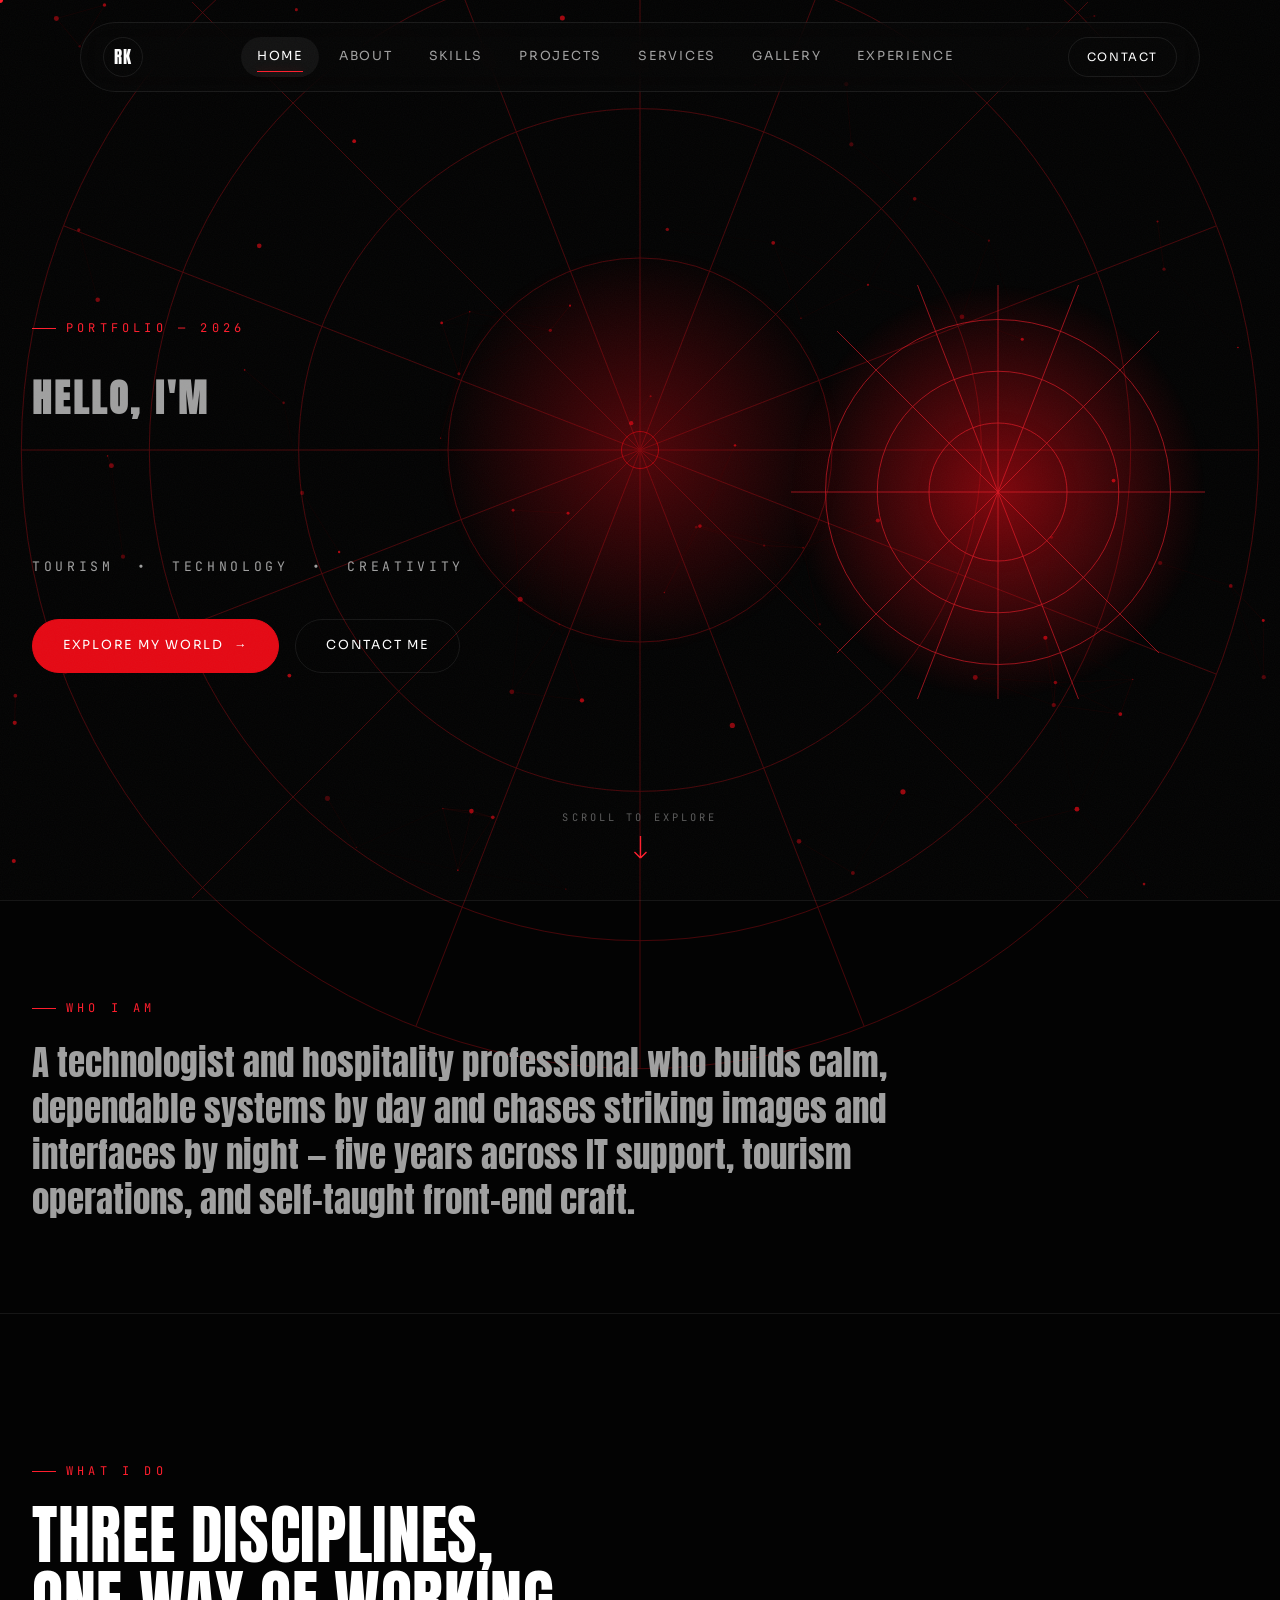
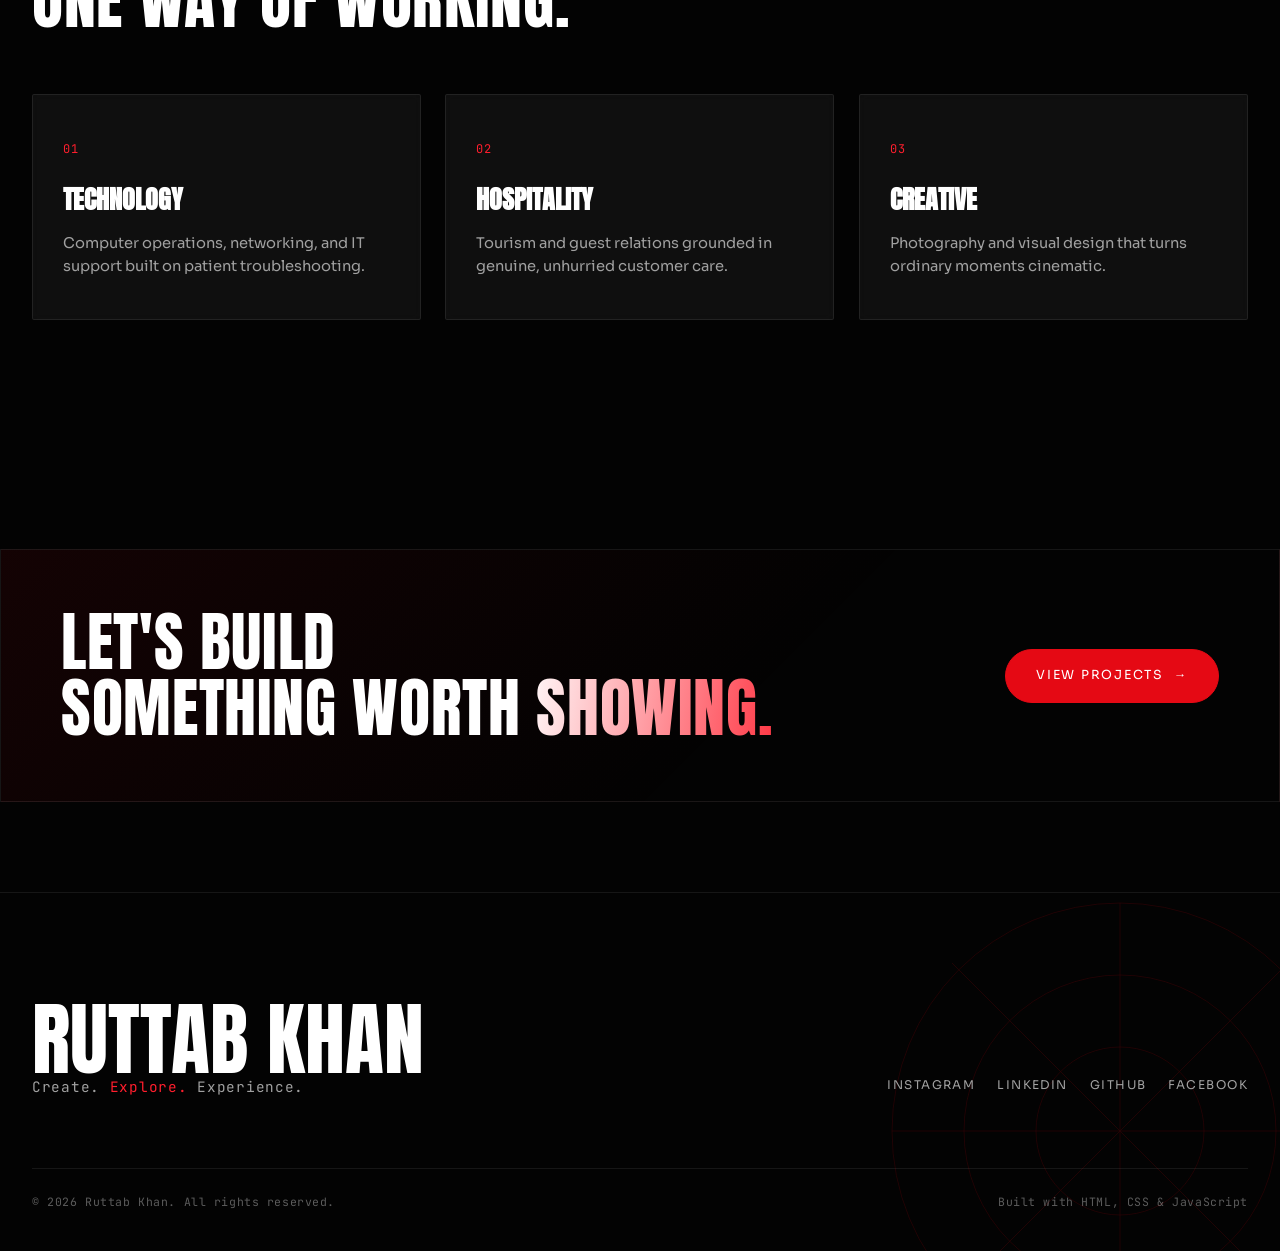
<file: index.html>
<!DOCTYPE html>
<html lang="en">
<head>
<meta charset="UTF-8">
<meta name="viewport" content="width=device-width, initial-scale=1.0">
<title>Ruttab Khan | Creative Portfolio</title>
<meta name="description" content="Ruttab Khan — IT specialist, tourism &amp; hospitality professional, and creative technologist. Explore projects, skills and services.">
<meta property="og:title" content="Ruttab Khan | Creative Portfolio">
<meta property="og:description" content="Tourism. Technology. Creativity. The portfolio of Ruttab Khan.">
<meta property="og:type" content="website">
<link rel="stylesheet" href="css/style.css">
<link rel="stylesheet" href="css/animations.css">
<link rel="stylesheet" href="css/responsive.css">
</head>
<body>

<a href="#main" class="skip-link">Skip to content</a>

<!-- Loading screen -->
<div class="loader" role="status" aria-label="Loading">
  <svg class="loader-web" viewBox="0 0 200 200" xmlns="http://www.w3.org/2000/svg" aria-hidden="true">
    <g stroke="#e50914" fill="none" stroke-width="0.6">
      <circle cx="100" cy="100" r="30"/><circle cx="100" cy="100" r="55"/><circle cx="100" cy="100" r="80"/>
      <line x1="100" y1="0" x2="100" y2="200"/><line x1="0" y1="100" x2="200" y2="100"/>
      <line x1="30" y1="30" x2="170" y2="170"/><line x1="170" y1="30" x2="30" y2="170"/>
    </g>
  </svg>
  <div class="loader-mark">
    <span>RUTTAB</span>
    <span class="accent">KHAN</span>
  </div>
  <div class="loader-bar-track"><div class="loader-bar-fill"></div></div>
  <div class="loader-status"><span>INITIALIZING EXPERIENCE</span><span class="loader-percent">0%</span></div>
</div>

<div class="grain" aria-hidden="true"></div>
<canvas id="particle-canvas" aria-hidden="true"></canvas>
<div class="web-layer" aria-hidden="true">
  <svg viewBox="0 0 600 600" xmlns="http://www.w3.org/2000/svg">
    <g stroke="#e50914" fill="none" stroke-width="0.4">
      <circle cx="300" cy="300" r="90"/><circle cx="300" cy="300" r="160"/><circle cx="300" cy="300" r="230"/><circle cx="300" cy="300" r="290"/>
      <line x1="300" y1="10" x2="300" y2="590"/><line x1="10" y1="300" x2="590" y2="300"/>
      <line x1="90" y1="90" x2="510" y2="510"/><line x1="510" y1="90" x2="90" y2="510"/>
      <line x1="195" y1="30" x2="405" y2="570"/><line x1="405" y1="30" x2="195" y2="570"/>
      <line x1="30" y1="195" x2="570" y2="405"/><line x1="30" y1="405" x2="570" y2="195"/>
    </g>
  </svg>
</div>
<div class="cursor-glow" aria-hidden="true"></div>
<div class="cursor-dot" aria-hidden="true"></div>
<div class="cursor-ring" aria-hidden="true"></div>
<div class="scroll-progress" aria-hidden="true"></div>
<div class="page-transition" aria-hidden="true"><div class="sweep"></div></div>

<!-- Nav -->
<nav class="site-nav" aria-label="Primary">
  <a href="index.html" class="nav-mark" aria-label="Ruttab Khan home">RK</a>
  <div class="nav-links">
    <a href="index.html">Home</a>
    <a href="about.html">About</a>
    <a href="skills.html">Skills</a>
    <a href="projects.html">Projects</a>
    <a href="services.html">Services</a>
    <a href="gallery.html">Gallery</a>
    <a href="experience.html">Experience</a>
  </div>
  <a href="contact.html" class="nav-cta">Contact</a>
  <button class="nav-toggle" aria-label="Open menu" aria-expanded="false"><span></span><span></span><span></span></button>
</nav>
<div class="mobile-menu" id="mobile-menu">
  <a href="index.html">Home</a>
  <a href="about.html">About</a>
  <a href="skills.html">Skills</a>
  <a href="projects.html">Projects</a>
  <a href="services.html">Services</a>
  <a href="gallery.html">Gallery</a>
  <a href="experience.html">Experience</a>
  <a href="contact.html">Contact</a>
</div>

<main id="main">

  <!-- Hero -->
  <section class="hero">
    <div class="container hero-grid">
      <div class="hero-copy">
        <p class="eyebrow" data-reveal="up">Portfolio — 2026</p>
        <h1 class="hero-title">
          <span class="hero-line">HELLO, I'M</span>
          <span class="hero-line hero-name text-gradient is-animated" data-split>RUTTAB KHAN</span>
        </h1>
        <p class="hero-sub" data-reveal="up" data-reveal-delay="2">TOURISM &nbsp;•&nbsp; TECHNOLOGY &nbsp;•&nbsp; CREATIVITY</p>
        <div class="hero-actions" data-reveal="up" data-reveal-delay="3">
          <a href="about.html" class="btn btn-primary">Explore My World <span class="btn-arrow">→</span></a>
          <a href="contact.html" class="btn btn-ghost">Contact Me</a>
        </div>
      </div>

      <div class="hero-visual" data-parallax aria-hidden="true">
        <svg viewBox="0 0 400 400" class="hero-web hero-glow-pulse">
          <defs>
            <radialGradient id="heroGlow" cx="50%" cy="50%" r="50%">
              <stop offset="0%" stop-color="#e50914" stop-opacity="0.55"/>
              <stop offset="100%" stop-color="#e50914" stop-opacity="0"/>
            </radialGradient>
          </defs>
          <circle cx="200" cy="200" r="180" fill="url(#heroGlow)"/>
          <g stroke="#ff1e2d" fill="none" stroke-width="0.7" opacity="0.7">
            <circle cx="200" cy="200" r="60"/>
            <circle cx="200" cy="200" r="105"/>
            <circle cx="200" cy="200" r="150"/>
            <line x1="200" y1="20" x2="200" y2="380"/>
            <line x1="20" y1="200" x2="380" y2="200"/>
            <line x1="60" y1="60" x2="340" y2="340"/>
            <line x1="340" y1="60" x2="60" y2="340"/>
            <line x1="130" y1="20" x2="270" y2="380"/>
            <line x1="270" y1="20" x2="130" y2="380"/>
          </g>
        </svg>
      </div>
    </div>

    <div class="scroll-indicator hero-scroll">
      <span class="scroll-label">SCROLL TO EXPLORE</span>
      <svg width="16" height="24" viewBox="0 0 16 24" fill="none" aria-hidden="true"><path d="M8 0V22M8 22L2 16M8 22L14 16" stroke="#ff1e2d" stroke-width="1.4"/></svg>
    </div>
  </section>

  <!-- Intro strip -->
  <section class="section section-tight intro-strip">
    <div class="container">
      <p class="eyebrow" data-reveal="up">Who I Am</p>
      <p class="intro-line" data-reveal="blur">
        A technologist and hospitality professional who builds calm, dependable systems by day
        and chases striking images and interfaces by night — five years across IT support,
        tourism operations, and self-taught front-end craft.
      </p>
    </div>
  </section>

  <!-- Feature grid -->
  <section class="section">
    <div class="container">
      <p class="eyebrow" data-reveal="up">What I Do</p>
      <h2 class="section-title" data-reveal="up" data-reveal-delay="1">Three disciplines,<br>one way of working.</h2>

      <div class="feature-grid mt-lg">
        <a href="skills.html" class="feature-card tilt-card glass-card" data-reveal="up">
          <div class="tilt-glow" aria-hidden="true"></div>
          <span class="feature-index">01</span>
          <h3>Technology</h3>
          <p>Computer operations, networking, and IT support built on patient troubleshooting.</p>
        </a>
        <a href="skills.html" class="feature-card tilt-card glass-card" data-reveal="up" data-reveal-delay="1">
          <div class="tilt-glow" aria-hidden="true"></div>
          <span class="feature-index">02</span>
          <h3>Hospitality</h3>
          <p>Tourism and guest relations grounded in genuine, unhurried customer care.</p>
        </a>
        <a href="gallery.html" class="feature-card tilt-card glass-card" data-reveal="up" data-reveal-delay="2">
          <div class="tilt-glow" aria-hidden="true"></div>
          <span class="feature-index">03</span>
          <h3>Creative</h3>
          <p>Photography and visual design that turns ordinary moments cinematic.</p>
        </a>
      </div>
    </div>
  </section>

  <!-- CTA band -->
  <section class="section section-tight cta-band">
    <div class="container cta-band-inner" data-reveal="scale">
      <h2 class="section-title">Let's build<br>something <span class="text-gradient">worth showing.</span></h2>
      <a href="projects.html" class="btn btn-primary">View Projects <span class="btn-arrow">→</span></a>
    </div>
  </section>

</main>

<!-- Footer -->
<footer class="site-footer">
  <svg class="footer-web" viewBox="0 0 400 400" aria-hidden="true">
    <g stroke="#e50914" fill="none" stroke-width="0.6">
      <circle cx="200" cy="200" r="70"/><circle cx="200" cy="200" r="130"/><circle cx="200" cy="200" r="190"/>
      <line x1="200" y1="10" x2="200" y2="390"/><line x1="10" y1="200" x2="390" y2="200"/>
      <line x1="60" y1="60" x2="340" y2="340"/><line x1="340" y1="60" x2="60" y2="340"/>
    </g>
  </svg>
  <div class="container">
    <div class="footer-top" data-reveal="up">
      <div>
        <div class="footer-mark">RUTTAB KHAN</div>
        <p class="footer-tagline">Create. <span>Explore.</span> Experience.</p>
      </div>
      <div class="footer-social">
        <a href="https://instagram.com" target="_blank" rel="noopener noreferrer">Instagram</a>
        <a href="https://linkedin.com" target="_blank" rel="noopener noreferrer">LinkedIn</a>
        <a href="https://github.com" target="_blank" rel="noopener noreferrer">GitHub</a>
        <a href="https://facebook.com" target="_blank" rel="noopener noreferrer">Facebook</a>
      </div>
    </div>
    <div class="footer-bottom">
      <span>© 2026 Ruttab Khan. All rights reserved.</span>
      <span>Built with HTML, CSS &amp; JavaScript</span>
    </div>
  </div>
</footer>

<button class="back-to-top" aria-label="Back to top">
  <svg width="16" height="16" viewBox="0 0 16 16" fill="none" aria-hidden="true"><path d="M8 14V2M8 2L2.5 7.5M8 2L13.5 7.5" stroke="#fff" stroke-width="1.4"/></svg>
</button>

<script src="js/particles.js"></script>
<script src="js/navigation.js"></script>
<script src="js/animations.js"></script>
<script src="js/main.js"></script>
</body>
</html>
</file>
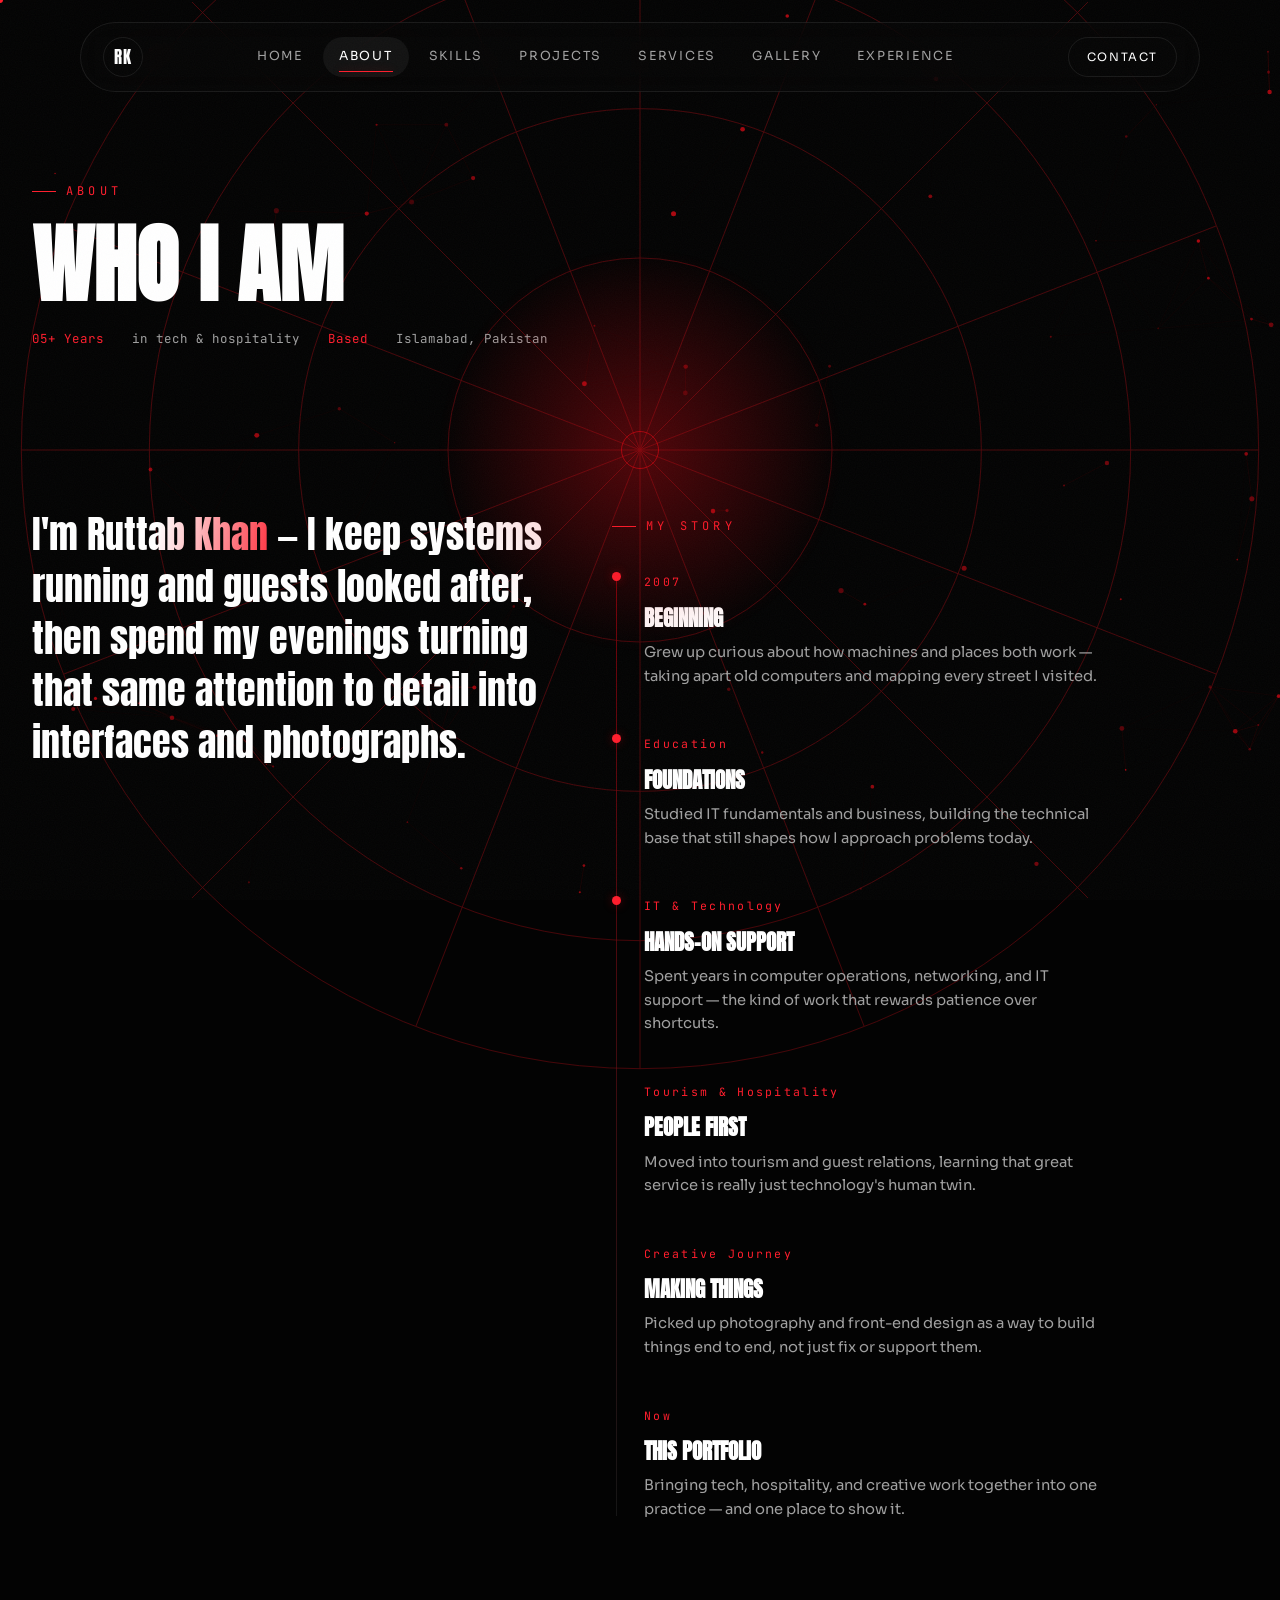
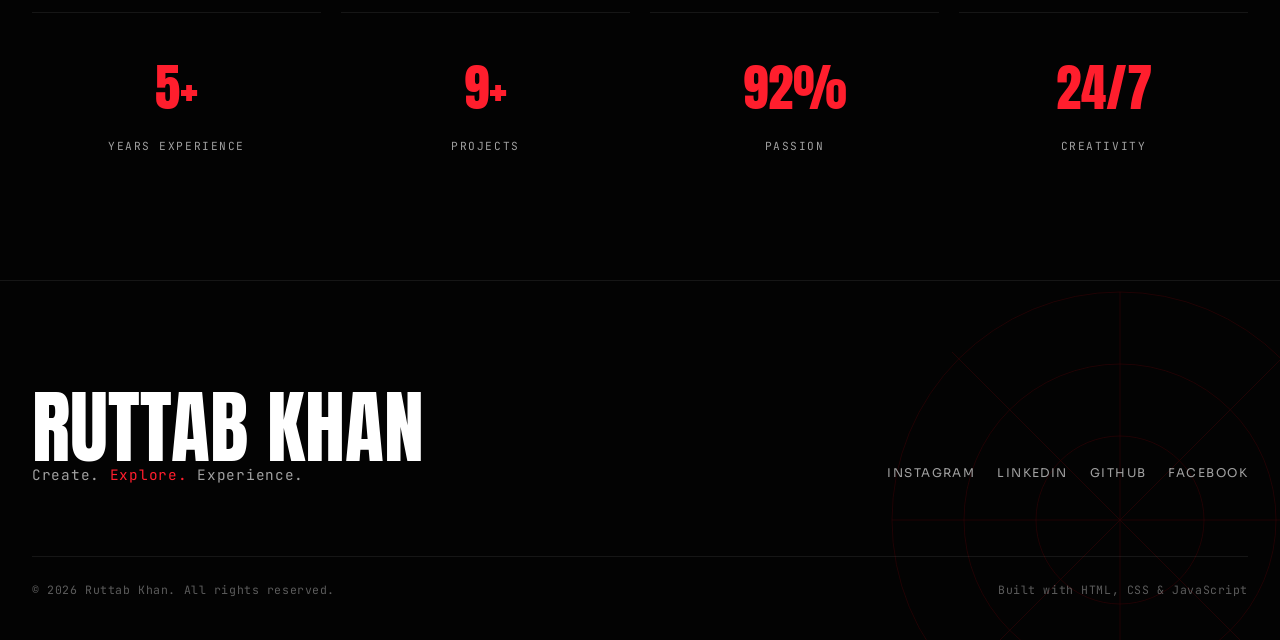
<file: about.html>
<!DOCTYPE html>
<html lang="en">
<head>
<meta charset="UTF-8">
<meta name="viewport" content="width=device-width, initial-scale=1.0">
<title>Ruttab Khan | About</title>
<meta name="description" content="The story behind Ruttab Khan — from IT and tourism roots to a self-taught creative and technical practice.">
<meta property="og:title" content="Ruttab Khan | About">
<meta property="og:description" content="From IT and tourism roots to a self-taught creative practice.">
<meta property="og:type" content="website">
<link rel="stylesheet" href="css/style.css">
<link rel="stylesheet" href="css/animations.css">
<link rel="stylesheet" href="css/responsive.css">
</head>
<body>

<a href="#main" class="skip-link">Skip to content</a>

<div class="loader" role="status" aria-label="Loading">
  <svg class="loader-web" viewBox="0 0 200 200" xmlns="http://www.w3.org/2000/svg" aria-hidden="true">
    <g stroke="#e50914" fill="none" stroke-width="0.6">
      <circle cx="100" cy="100" r="30"/><circle cx="100" cy="100" r="55"/><circle cx="100" cy="100" r="80"/>
      <line x1="100" y1="0" x2="100" y2="200"/><line x1="0" y1="100" x2="200" y2="100"/>
      <line x1="30" y1="30" x2="170" y2="170"/><line x1="170" y1="30" x2="30" y2="170"/>
    </g>
  </svg>
  <div class="loader-mark"><span>RUTTAB</span><span class="accent">KHAN</span></div>
  <div class="loader-bar-track"><div class="loader-bar-fill"></div></div>
  <div class="loader-status"><span>INITIALIZING EXPERIENCE</span><span class="loader-percent">0%</span></div>
</div>

<div class="grain" aria-hidden="true"></div>
<canvas id="particle-canvas" aria-hidden="true"></canvas>
<div class="web-layer" aria-hidden="true">
  <svg viewBox="0 0 600 600" xmlns="http://www.w3.org/2000/svg">
    <g stroke="#e50914" fill="none" stroke-width="0.4">
      <circle cx="300" cy="300" r="90"/><circle cx="300" cy="300" r="160"/><circle cx="300" cy="300" r="230"/><circle cx="300" cy="300" r="290"/>
      <line x1="300" y1="10" x2="300" y2="590"/><line x1="10" y1="300" x2="590" y2="300"/>
      <line x1="90" y1="90" x2="510" y2="510"/><line x1="510" y1="90" x2="90" y2="510"/>
      <line x1="195" y1="30" x2="405" y2="570"/><line x1="405" y1="30" x2="195" y2="570"/>
      <line x1="30" y1="195" x2="570" y2="405"/><line x1="30" y1="405" x2="570" y2="195"/>
    </g>
  </svg>
</div>
<div class="cursor-glow" aria-hidden="true"></div>
<div class="cursor-dot" aria-hidden="true"></div>
<div class="cursor-ring" aria-hidden="true"></div>
<div class="scroll-progress" aria-hidden="true"></div>
<div class="page-transition" aria-hidden="true"><div class="sweep"></div></div>

<nav class="site-nav" aria-label="Primary">
  <a href="index.html" class="nav-mark" aria-label="Ruttab Khan home">RK</a>
  <div class="nav-links">
    <a href="index.html">Home</a>
    <a href="about.html">About</a>
    <a href="skills.html">Skills</a>
    <a href="projects.html">Projects</a>
    <a href="services.html">Services</a>
    <a href="gallery.html">Gallery</a>
    <a href="experience.html">Experience</a>
  </div>
  <a href="contact.html" class="nav-cta">Contact</a>
  <button class="nav-toggle" aria-label="Open menu" aria-expanded="false"><span></span><span></span><span></span></button>
</nav>
<div class="mobile-menu" id="mobile-menu">
  <a href="index.html">Home</a>
  <a href="about.html">About</a>
  <a href="skills.html">Skills</a>
  <a href="projects.html">Projects</a>
  <a href="services.html">Services</a>
  <a href="gallery.html">Gallery</a>
  <a href="experience.html">Experience</a>
  <a href="contact.html">Contact</a>
</div>

<main id="main">

  <section class="page-hero">
    <div class="container">
      <p class="eyebrow" data-reveal="up">About</p>
      <h1 class="page-hero-title" data-reveal="blur">Who I Am</h1>
      <div class="page-hero-meta" data-reveal="up" data-reveal-delay="1">
        <span>05+ Years</span> in tech &amp; hospitality
        <span>Based</span> Islamabad, Pakistan
      </div>
    </div>
  </section>

  <section class="section section-tight">
    <div class="container about-grid">
      <p class="about-statement" data-reveal="left">
        I'm <span class="text-gradient">Ruttab Khan</span> — I keep systems running and guests looked after,
        then spend my evenings turning that same attention to detail into interfaces and photographs.
      </p>

      <div>
        <p class="eyebrow" data-reveal="up">My Story</p>
        <div class="about-timeline">
          <div class="timeline-node" data-reveal="up">
            <span class="timeline-year">2007</span>
            <h3>Beginning</h3>
            <p>Grew up curious about how machines and places both work — taking apart old computers and mapping every street I visited.</p>
          </div>
          <div class="timeline-node" data-reveal="up" data-reveal-delay="1">
            <span class="timeline-year">Education</span>
            <h3>Foundations</h3>
            <p>Studied IT fundamentals and business, building the technical base that still shapes how I approach problems today.</p>
          </div>
          <div class="timeline-node" data-reveal="up" data-reveal-delay="2">
            <span class="timeline-year">IT &amp; Technology</span>
            <h3>Hands-On Support</h3>
            <p>Spent years in computer operations, networking, and IT support — the kind of work that rewards patience over shortcuts.</p>
          </div>
          <div class="timeline-node" data-reveal="up" data-reveal-delay="3">
            <span class="timeline-year">Tourism &amp; Hospitality</span>
            <h3>People First</h3>
            <p>Moved into tourism and guest relations, learning that great service is really just technology's human twin.</p>
          </div>
          <div class="timeline-node" data-reveal="up" data-reveal-delay="4">
            <span class="timeline-year">Creative Journey</span>
            <h3>Making Things</h3>
            <p>Picked up photography and front-end design as a way to build things end to end, not just fix or support them.</p>
          </div>
          <div class="timeline-node" data-reveal="up" data-reveal-delay="5">
            <span class="timeline-year">Now</span>
            <h3>This Portfolio</h3>
            <p>Bringing tech, hospitality, and creative work together into one practice — and one place to show it.</p>
          </div>
        </div>
      </div>
    </div>

    <div class="container">
      <div class="stats-grid">
        <div class="stat-card" data-reveal="up">
          <div class="stat-number counter-glow"><span data-counter="5" data-suffix="+">0</span></div>
          <div class="stat-label">Years Experience</div>
        </div>
        <div class="stat-card" data-reveal="up" data-reveal-delay="1">
          <div class="stat-number counter-glow"><span data-counter="10" data-suffix="+">0</span></div>
          <div class="stat-label">Projects</div>
        </div>
        <div class="stat-card" data-reveal="up" data-reveal-delay="2">
          <div class="stat-number counter-glow"><span data-counter="100" data-suffix="%">0</span></div>
          <div class="stat-label">Passion</div>
        </div>
        <div class="stat-card" data-reveal="up" data-reveal-delay="3">
          <div class="stat-number counter-glow">24/7</div>
          <div class="stat-label">Creativity</div>
        </div>
      </div>
    </div>
  </section>

</main>

<footer class="site-footer">
  <svg class="footer-web" viewBox="0 0 400 400" aria-hidden="true">
    <g stroke="#e50914" fill="none" stroke-width="0.6">
      <circle cx="200" cy="200" r="70"/><circle cx="200" cy="200" r="130"/><circle cx="200" cy="200" r="190"/>
      <line x1="200" y1="10" x2="200" y2="390"/><line x1="10" y1="200" x2="390" y2="200"/>
      <line x1="60" y1="60" x2="340" y2="340"/><line x1="340" y1="60" x2="60" y2="340"/>
    </g>
  </svg>
  <div class="container">
    <div class="footer-top" data-reveal="up">
      <div>
        <div class="footer-mark">RUTTAB KHAN</div>
        <p class="footer-tagline">Create. <span>Explore.</span> Experience.</p>
      </div>
      <div class="footer-social">
        <a href="https://instagram.com" target="_blank" rel="noopener noreferrer">Instagram</a>
        <a href="https://linkedin.com" target="_blank" rel="noopener noreferrer">LinkedIn</a>
        <a href="https://github.com" target="_blank" rel="noopener noreferrer">GitHub</a>
        <a href="https://facebook.com" target="_blank" rel="noopener noreferrer">Facebook</a>
      </div>
    </div>
    <div class="footer-bottom">
      <span>© 2026 Ruttab Khan. All rights reserved.</span>
      <span>Built with HTML, CSS &amp; JavaScript</span>
    </div>
  </div>
</footer>

<button class="back-to-top" aria-label="Back to top">
  <svg width="16" height="16" viewBox="0 0 16 16" fill="none" aria-hidden="true"><path d="M8 14V2M8 2L2.5 7.5M8 2L13.5 7.5" stroke="#fff" stroke-width="1.4"/></svg>
</button>

<script src="js/particles.js"></script>
<script src="js/navigation.js"></script>
<script src="js/animations.js"></script>
<script src="js/main.js"></script>
</body>
</html>
</file>
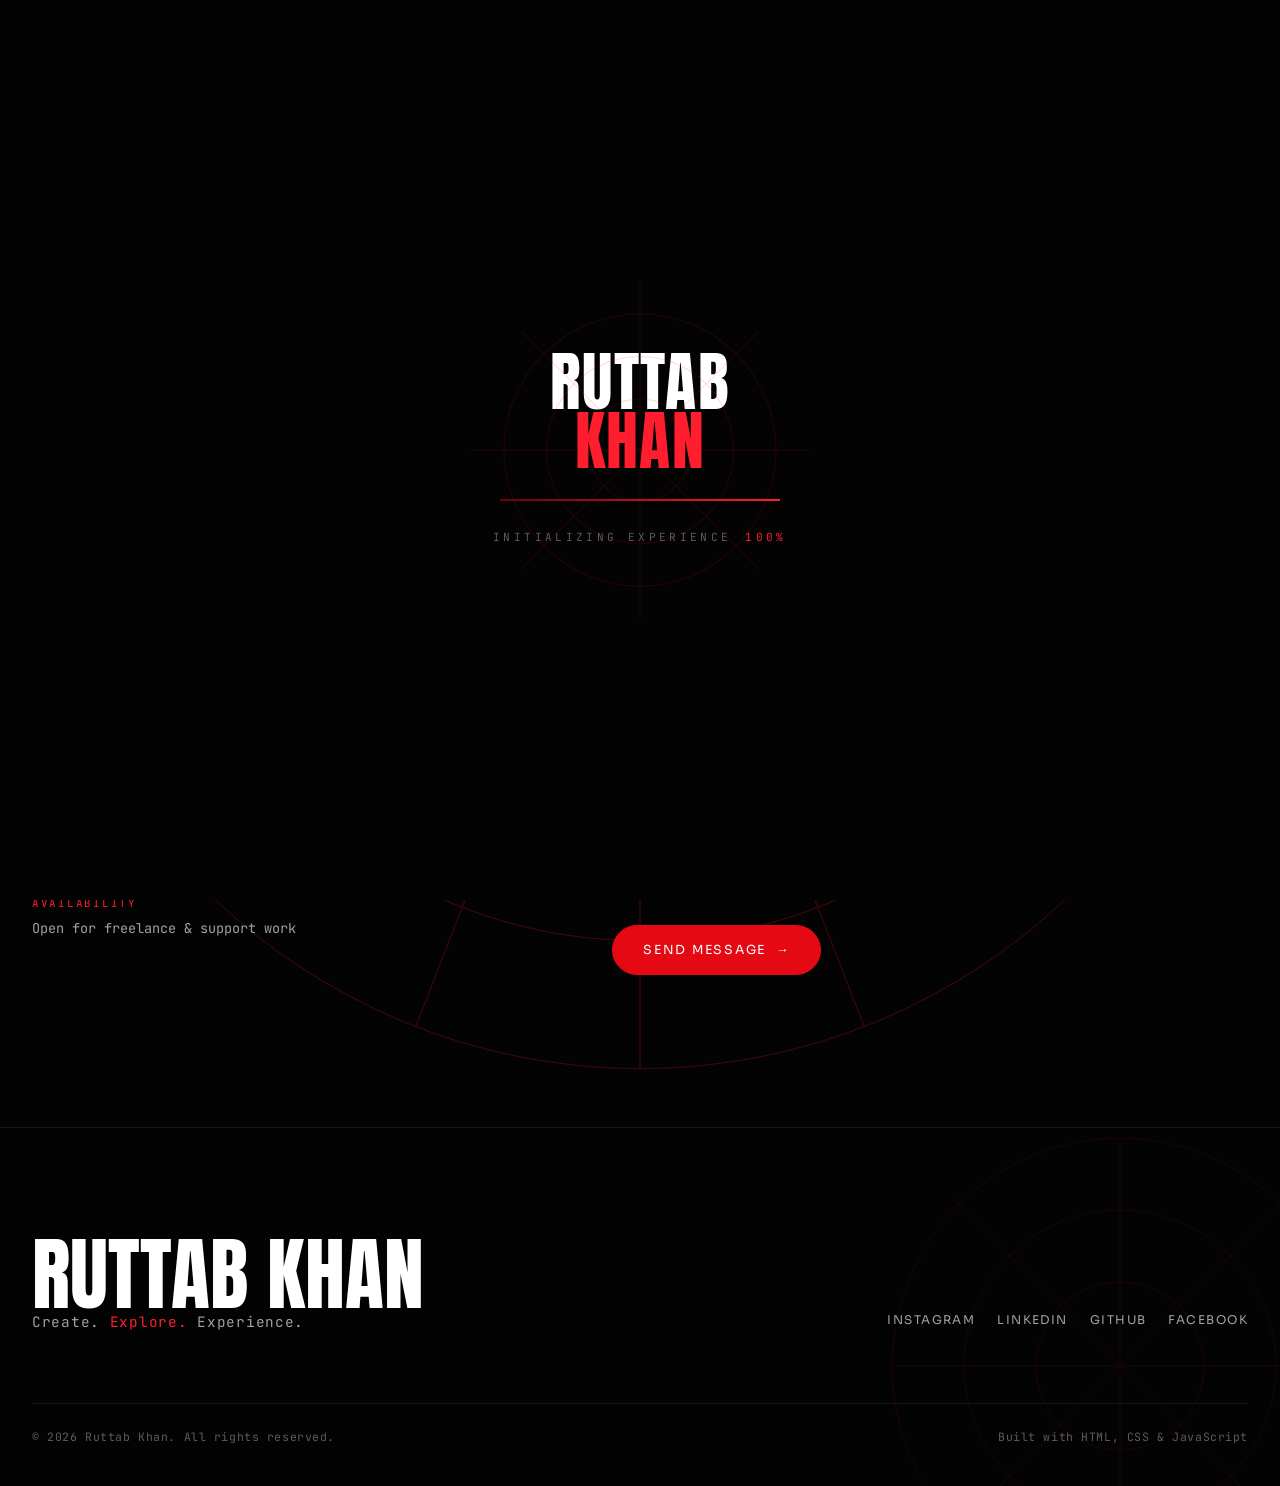
<file: contact.html>
<!DOCTYPE html>
<html lang="en">
<head>
<meta charset="UTF-8">
<meta name="viewport" content="width=device-width, initial-scale=1.0">
<title>Ruttab Khan | Contact</title>
<meta name="description" content="Get in touch with Ruttab Khan for IT support, web development, hospitality, or photography work.">
<meta property="og:title" content="Ruttab Khan | Contact">
<meta property="og:description" content="Let's create something great — get in touch.">
<meta property="og:type" content="website">
<link rel="stylesheet" href="css/style.css">
<link rel="stylesheet" href="css/animations.css">
<link rel="stylesheet" href="css/responsive.css">
</head>
<body>

<a href="#main" class="skip-link">Skip to content</a>

<div class="loader" role="status" aria-label="Loading">
  <svg class="loader-web" viewBox="0 0 200 200" xmlns="http://www.w3.org/2000/svg" aria-hidden="true">
    <g stroke="#e50914" fill="none" stroke-width="0.6">
      <circle cx="100" cy="100" r="30"/><circle cx="100" cy="100" r="55"/><circle cx="100" cy="100" r="80"/>
      <line x1="100" y1="0" x2="100" y2="200"/><line x1="0" y1="100" x2="200" y2="100"/>
      <line x1="30" y1="30" x2="170" y2="170"/><line x1="170" y1="30" x2="30" y2="170"/>
    </g>
  </svg>
  <div class="loader-mark"><span>RUTTAB</span><span class="accent">KHAN</span></div>
  <div class="loader-bar-track"><div class="loader-bar-fill"></div></div>
  <div class="loader-status"><span>INITIALIZING EXPERIENCE</span><span class="loader-percent">0%</span></div>
</div>

<div class="grain" aria-hidden="true"></div>
<canvas id="particle-canvas" aria-hidden="true"></canvas>
<div class="web-layer" aria-hidden="true">
  <svg viewBox="0 0 600 600" xmlns="http://www.w3.org/2000/svg">
    <g stroke="#e50914" fill="none" stroke-width="0.4">
      <circle cx="300" cy="300" r="90"/><circle cx="300" cy="300" r="160"/><circle cx="300" cy="300" r="230"/><circle cx="300" cy="300" r="290"/>
      <line x1="300" y1="10" x2="300" y2="590"/><line x1="10" y1="300" x2="590" y2="300"/>
      <line x1="90" y1="90" x2="510" y2="510"/><line x1="510" y1="90" x2="90" y2="510"/>
      <line x1="195" y1="30" x2="405" y2="570"/><line x1="405" y1="30" x2="195" y2="570"/>
      <line x1="30" y1="195" x2="570" y2="405"/><line x1="30" y1="405" x2="570" y2="195"/>
    </g>
  </svg>
</div>
<div class="cursor-glow" aria-hidden="true"></div>
<div class="cursor-dot" aria-hidden="true"></div>
<div class="cursor-ring" aria-hidden="true"></div>
<div class="scroll-progress" aria-hidden="true"></div>
<div class="page-transition" aria-hidden="true"><div class="sweep"></div></div>

<nav class="site-nav" aria-label="Primary">
  <a href="index.html" class="nav-mark" aria-label="Ruttab Khan home">RK</a>
  <div class="nav-links">
    <a href="index.html">Home</a>
    <a href="about.html">About</a>
    <a href="skills.html">Skills</a>
    <a href="projects.html">Projects</a>
    <a href="services.html">Services</a>
    <a href="gallery.html">Gallery</a>
    <a href="experience.html">Experience</a>
  </div>
  <a href="contact.html" class="nav-cta">Contact</a>
  <button class="nav-toggle" aria-label="Open menu" aria-expanded="false"><span></span><span></span><span></span></button>
</nav>
<div class="mobile-menu" id="mobile-menu">
  <a href="index.html">Home</a>
  <a href="about.html">About</a>
  <a href="skills.html">Skills</a>
  <a href="projects.html">Projects</a>
  <a href="services.html">Services</a>
  <a href="gallery.html">Gallery</a>
  <a href="experience.html">Experience</a>
  <a href="contact.html">Contact</a>
</div>

<main id="main">

  <section class="page-hero">
    <div class="container">
      <p class="eyebrow" data-reveal="up">Contact</p>
      <h1 class="page-hero-title" data-reveal="blur">Get In Touch</h1>
    </div>
  </section>

  <section class="section section-tight">
    <div class="container contact-grid">
      <div data-reveal="left">
        <p class="contact-statement">LET'S<br>CREATE<br>SOMETHING<br><span class="text-gradient">GREAT.</span></p>
        <div class="contact-info">
          <div class="contact-info-item"><span>Email</span>hello@ruttabkhan.dev</div>
          <div class="contact-info-item"><span>Location</span>Islamabad, Pakistan</div>
          <div class="contact-info-item"><span>Availability</span>Open for freelance &amp; support work</div>
        </div>
      </div>

      <form class="contact-form" data-contact-form novalidate data-reveal="right">
        <div class="form-group">
          <input type="text" id="name" name="name" required aria-describedby="name-error">
          <label for="name">Name</label>
          <span class="field-error" id="name-error"></span>
        </div>
        <div class="form-group">
          <input type="email" id="email" name="email" required aria-describedby="email-error">
          <label for="email">Email</label>
          <span class="field-error" id="email-error"></span>
        </div>
        <div class="form-group">
          <input type="text" id="subject" name="subject" required aria-describedby="subject-error">
          <label for="subject">Subject</label>
          <span class="field-error" id="subject-error"></span>
        </div>
        <div class="form-group">
          <textarea id="message" name="message" rows="5" required aria-describedby="message-error"></textarea>
          <label for="message">Message</label>
          <span class="field-error" id="message-error"></span>
        </div>

        <button type="submit" class="btn btn-primary" style="align-self: flex-start;">Send Message <span class="btn-arrow">→</span></button>

        <p class="form-success" data-form-success role="status">Message ready to send — this form validates locally only; no message was actually transmitted.</p>
      </form>
    </div>
  </section>

</main>

<footer class="site-footer">
  <svg class="footer-web" viewBox="0 0 400 400" aria-hidden="true">
    <g stroke="#e50914" fill="none" stroke-width="0.6">
      <circle cx="200" cy="200" r="70"/><circle cx="200" cy="200" r="130"/><circle cx="200" cy="200" r="190"/>
      <line x1="200" y1="10" x2="200" y2="390"/><line x1="10" y1="200" x2="390" y2="200"/>
      <line x1="60" y1="60" x2="340" y2="340"/><line x1="340" y1="60" x2="60" y2="340"/>
    </g>
  </svg>
  <div class="container">
    <div class="footer-top" data-reveal="up">
      <div>
        <div class="footer-mark">RUTTAB KHAN</div>
        <p class="footer-tagline">Create. <span>Explore.</span> Experience.</p>
      </div>
      <div class="footer-social">
        <a href="https://instagram.com" target="_blank" rel="noopener noreferrer">Instagram</a>
        <a href="https://linkedin.com" target="_blank" rel="noopener noreferrer">LinkedIn</a>
        <a href="https://github.com" target="_blank" rel="noopener noreferrer">GitHub</a>
        <a href="https://facebook.com" target="_blank" rel="noopener noreferrer">Facebook</a>
      </div>
    </div>
    <div class="footer-bottom">
      <span>© 2026 Ruttab Khan. All rights reserved.</span>
      <span>Built with HTML, CSS &amp; JavaScript</span>
    </div>
  </div>
</footer>

<button class="back-to-top" aria-label="Back to top">
  <svg width="16" height="16" viewBox="0 0 16 16" fill="none" aria-hidden="true"><path d="M8 14V2M8 2L2.5 7.5M8 2L13.5 7.5" stroke="#fff" stroke-width="1.4"/></svg>
</button>

<script src="js/particles.js"></script>
<script src="js/navigation.js"></script>
<script src="js/animations.js"></script>
<script src="js/main.js"></script>
</body>
</html>
</file>
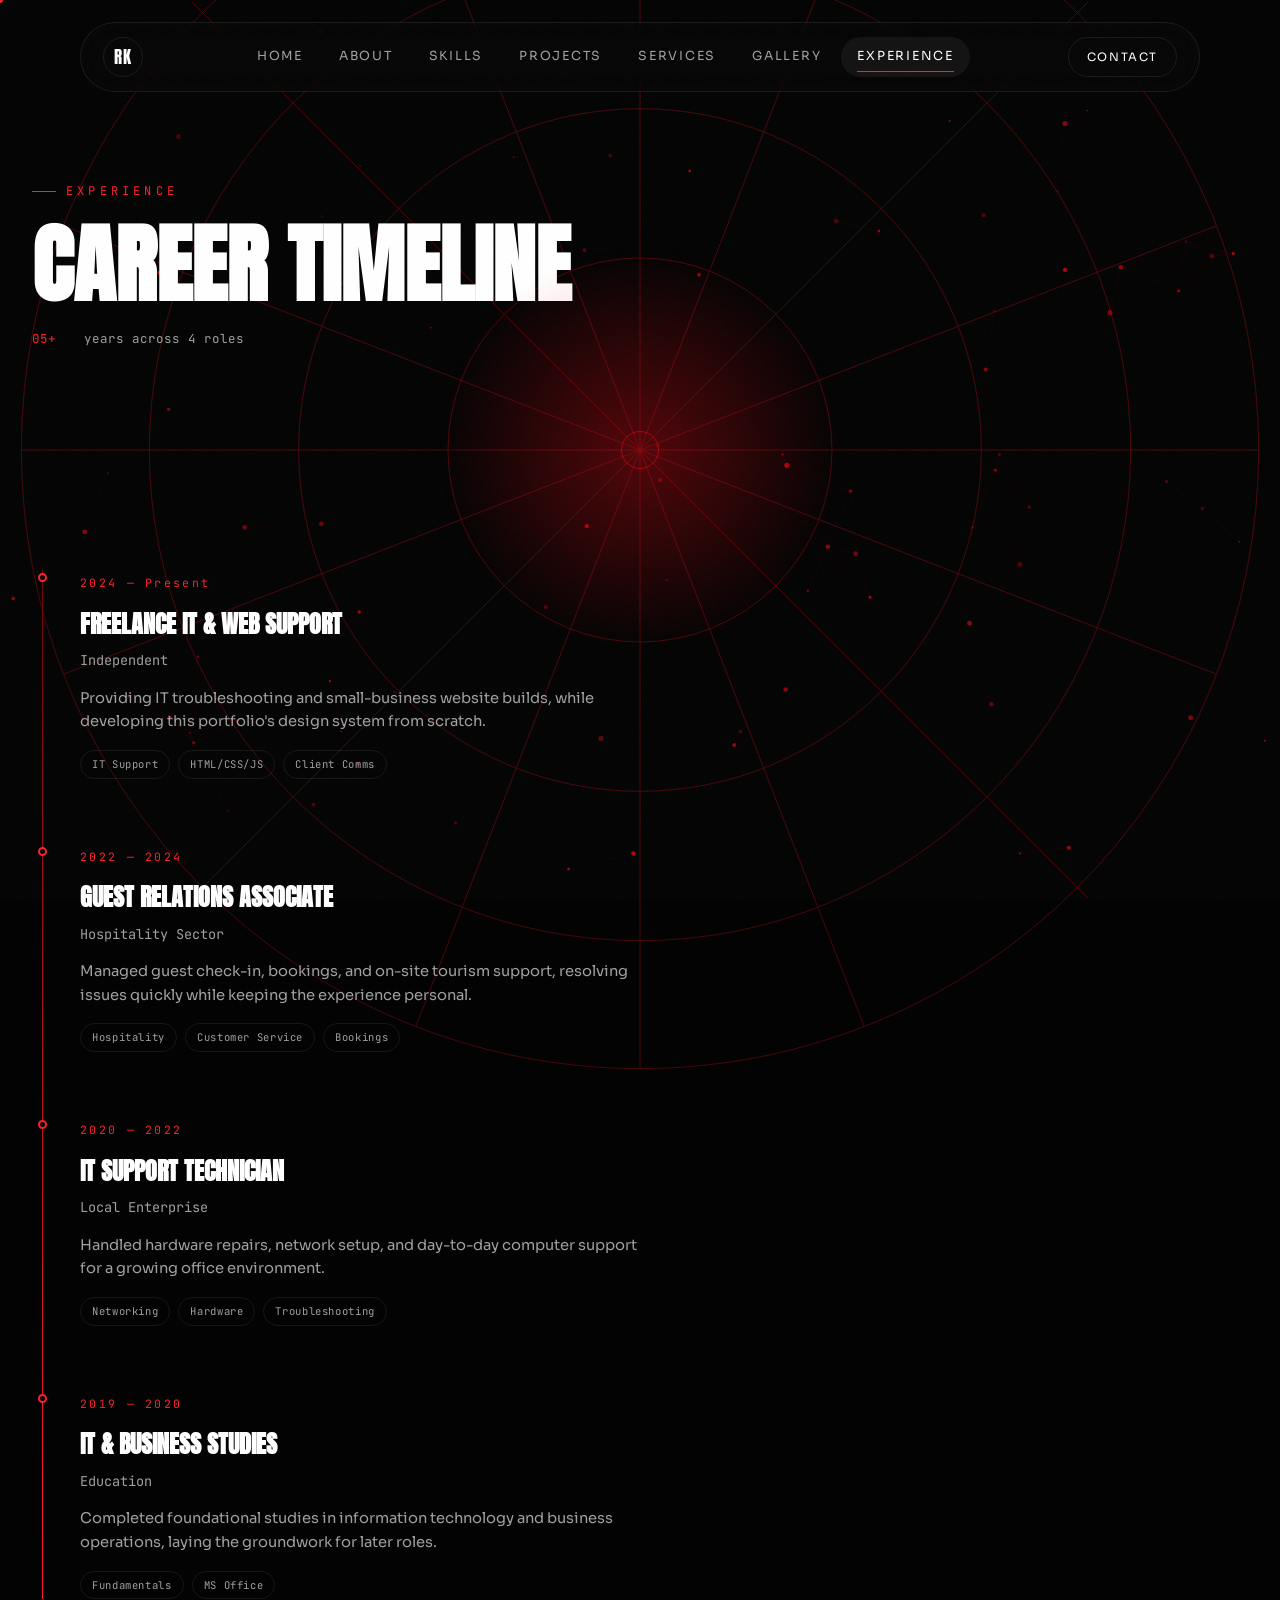
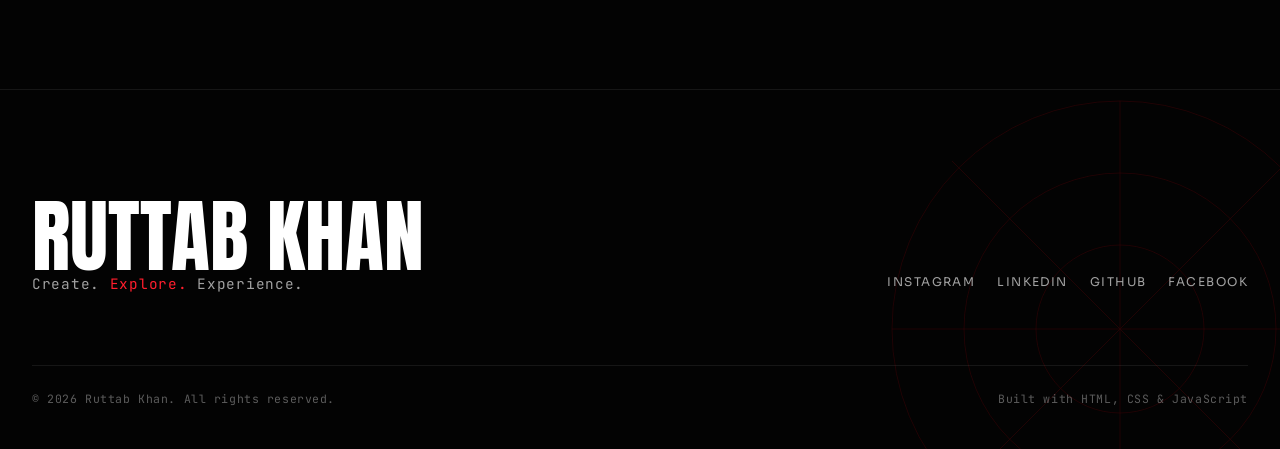
<file: experience.html>
<!DOCTYPE html>
<html lang="en">
<head>
<meta charset="UTF-8">
<meta name="viewport" content="width=device-width, initial-scale=1.0">
<title>Ruttab Khan | Experience</title>
<meta name="description" content="Career timeline of Ruttab Khan across IT support, tourism, and creative roles.">
<meta property="og:title" content="Ruttab Khan | Experience">
<meta property="og:description" content="A career timeline across IT, tourism, and creative work.">
<meta property="og:type" content="website">
<link rel="stylesheet" href="css/style.css">
<link rel="stylesheet" href="css/animations.css">
<link rel="stylesheet" href="css/responsive.css">
</head>
<body>

<a href="#main" class="skip-link">Skip to content</a>

<div class="loader" role="status" aria-label="Loading">
  <svg class="loader-web" viewBox="0 0 200 200" xmlns="http://www.w3.org/2000/svg" aria-hidden="true">
    <g stroke="#e50914" fill="none" stroke-width="0.6">
      <circle cx="100" cy="100" r="30"/><circle cx="100" cy="100" r="55"/><circle cx="100" cy="100" r="80"/>
      <line x1="100" y1="0" x2="100" y2="200"/><line x1="0" y1="100" x2="200" y2="100"/>
      <line x1="30" y1="30" x2="170" y2="170"/><line x1="170" y1="30" x2="30" y2="170"/>
    </g>
  </svg>
  <div class="loader-mark"><span>RUTTAB</span><span class="accent">KHAN</span></div>
  <div class="loader-bar-track"><div class="loader-bar-fill"></div></div>
  <div class="loader-status"><span>INITIALIZING EXPERIENCE</span><span class="loader-percent">0%</span></div>
</div>

<div class="grain" aria-hidden="true"></div>
<canvas id="particle-canvas" aria-hidden="true"></canvas>
<div class="web-layer" aria-hidden="true">
  <svg viewBox="0 0 600 600" xmlns="http://www.w3.org/2000/svg">
    <g stroke="#e50914" fill="none" stroke-width="0.4">
      <circle cx="300" cy="300" r="90"/><circle cx="300" cy="300" r="160"/><circle cx="300" cy="300" r="230"/><circle cx="300" cy="300" r="290"/>
      <line x1="300" y1="10" x2="300" y2="590"/><line x1="10" y1="300" x2="590" y2="300"/>
      <line x1="90" y1="90" x2="510" y2="510"/><line x1="510" y1="90" x2="90" y2="510"/>
      <line x1="195" y1="30" x2="405" y2="570"/><line x1="405" y1="30" x2="195" y2="570"/>
      <line x1="30" y1="195" x2="570" y2="405"/><line x1="30" y1="405" x2="570" y2="195"/>
    </g>
  </svg>
</div>
<div class="cursor-glow" aria-hidden="true"></div>
<div class="cursor-dot" aria-hidden="true"></div>
<div class="cursor-ring" aria-hidden="true"></div>
<div class="scroll-progress" aria-hidden="true"></div>
<div class="page-transition" aria-hidden="true"><div class="sweep"></div></div>

<nav class="site-nav" aria-label="Primary">
  <a href="index.html" class="nav-mark" aria-label="Ruttab Khan home">RK</a>
  <div class="nav-links">
    <a href="index.html">Home</a>
    <a href="about.html">About</a>
    <a href="skills.html">Skills</a>
    <a href="projects.html">Projects</a>
    <a href="services.html">Services</a>
    <a href="gallery.html">Gallery</a>
    <a href="experience.html">Experience</a>
  </div>
  <a href="contact.html" class="nav-cta">Contact</a>
  <button class="nav-toggle" aria-label="Open menu" aria-expanded="false"><span></span><span></span><span></span></button>
</nav>
<div class="mobile-menu" id="mobile-menu">
  <a href="index.html">Home</a>
  <a href="about.html">About</a>
  <a href="skills.html">Skills</a>
  <a href="projects.html">Projects</a>
  <a href="services.html">Services</a>
  <a href="gallery.html">Gallery</a>
  <a href="experience.html">Experience</a>
  <a href="contact.html">Contact</a>
</div>

<main id="main">

  <section class="page-hero">
    <div class="container">
      <p class="eyebrow" data-reveal="up">Experience</p>
      <h1 class="page-hero-title" data-reveal="blur">Career Timeline</h1>
      <div class="page-hero-meta" data-reveal="up" data-reveal-delay="1">
        <span>05+</span> years across 4 roles
      </div>
    </div>
  </section>

  <section class="section section-tight">
    <div class="container">
      <div class="exp-timeline">
        <div class="exp-track" data-timeline-track></div>

        <div class="exp-item" data-reveal="left">
          <span class="exp-year">2024 — Present</span>
          <h3>Freelance IT &amp; Web Support</h3>
          <span class="exp-company">Independent</span>
          <p class="exp-desc">Providing IT troubleshooting and small-business website builds, while developing this portfolio's design system from scratch.</p>
          <div class="exp-skills"><span>IT Support</span><span>HTML/CSS/JS</span><span>Client Comms</span></div>
        </div>

        <div class="exp-item" data-reveal="left" data-reveal-delay="1">
          <span class="exp-year">2022 — 2024</span>
          <h3>Guest Relations Associate</h3>
          <span class="exp-company">Hospitality Sector</span>
          <p class="exp-desc">Managed guest check-in, bookings, and on-site tourism support, resolving issues quickly while keeping the experience personal.</p>
          <div class="exp-skills"><span>Hospitality</span><span>Customer Service</span><span>Bookings</span></div>
        </div>

        <div class="exp-item" data-reveal="left" data-reveal-delay="2">
          <span class="exp-year">2020 — 2022</span>
          <h3>IT Support Technician</h3>
          <span class="exp-company">Local Enterprise</span>
          <p class="exp-desc">Handled hardware repairs, network setup, and day-to-day computer support for a growing office environment.</p>
          <div class="exp-skills"><span>Networking</span><span>Hardware</span><span>Troubleshooting</span></div>
        </div>

        <div class="exp-item" data-reveal="left" data-reveal-delay="3">
          <span class="exp-year">2019 — 2020</span>
          <h3>IT &amp; Business Studies</h3>
          <span class="exp-company">Education</span>
          <p class="exp-desc">Completed foundational studies in information technology and business operations, laying the groundwork for later roles.</p>
          <div class="exp-skills"><span>Fundamentals</span><span>MS Office</span></div>
        </div>

      </div>
    </div>
  </section>

</main>

<footer class="site-footer">
  <svg class="footer-web" viewBox="0 0 400 400" aria-hidden="true">
    <g stroke="#e50914" fill="none" stroke-width="0.6">
      <circle cx="200" cy="200" r="70"/><circle cx="200" cy="200" r="130"/><circle cx="200" cy="200" r="190"/>
      <line x1="200" y1="10" x2="200" y2="390"/><line x1="10" y1="200" x2="390" y2="200"/>
      <line x1="60" y1="60" x2="340" y2="340"/><line x1="340" y1="60" x2="60" y2="340"/>
    </g>
  </svg>
  <div class="container">
    <div class="footer-top" data-reveal="up">
      <div>
        <div class="footer-mark">RUTTAB KHAN</div>
        <p class="footer-tagline">Create. <span>Explore.</span> Experience.</p>
      </div>
      <div class="footer-social">
        <a href="https://instagram.com" target="_blank" rel="noopener noreferrer">Instagram</a>
        <a href="https://linkedin.com" target="_blank" rel="noopener noreferrer">LinkedIn</a>
        <a href="https://github.com" target="_blank" rel="noopener noreferrer">GitHub</a>
        <a href="https://facebook.com" target="_blank" rel="noopener noreferrer">Facebook</a>
      </div>
    </div>
    <div class="footer-bottom">
      <span>© 2026 Ruttab Khan. All rights reserved.</span>
      <span>Built with HTML, CSS &amp; JavaScript</span>
    </div>
  </div>
</footer>

<button class="back-to-top" aria-label="Back to top">
  <svg width="16" height="16" viewBox="0 0 16 16" fill="none" aria-hidden="true"><path d="M8 14V2M8 2L2.5 7.5M8 2L13.5 7.5" stroke="#fff" stroke-width="1.4"/></svg>
</button>

<script src="js/particles.js"></script>
<script src="js/navigation.js"></script>
<script src="js/animations.js"></script>
<script src="js/main.js"></script>
</body>
</html>
</file>
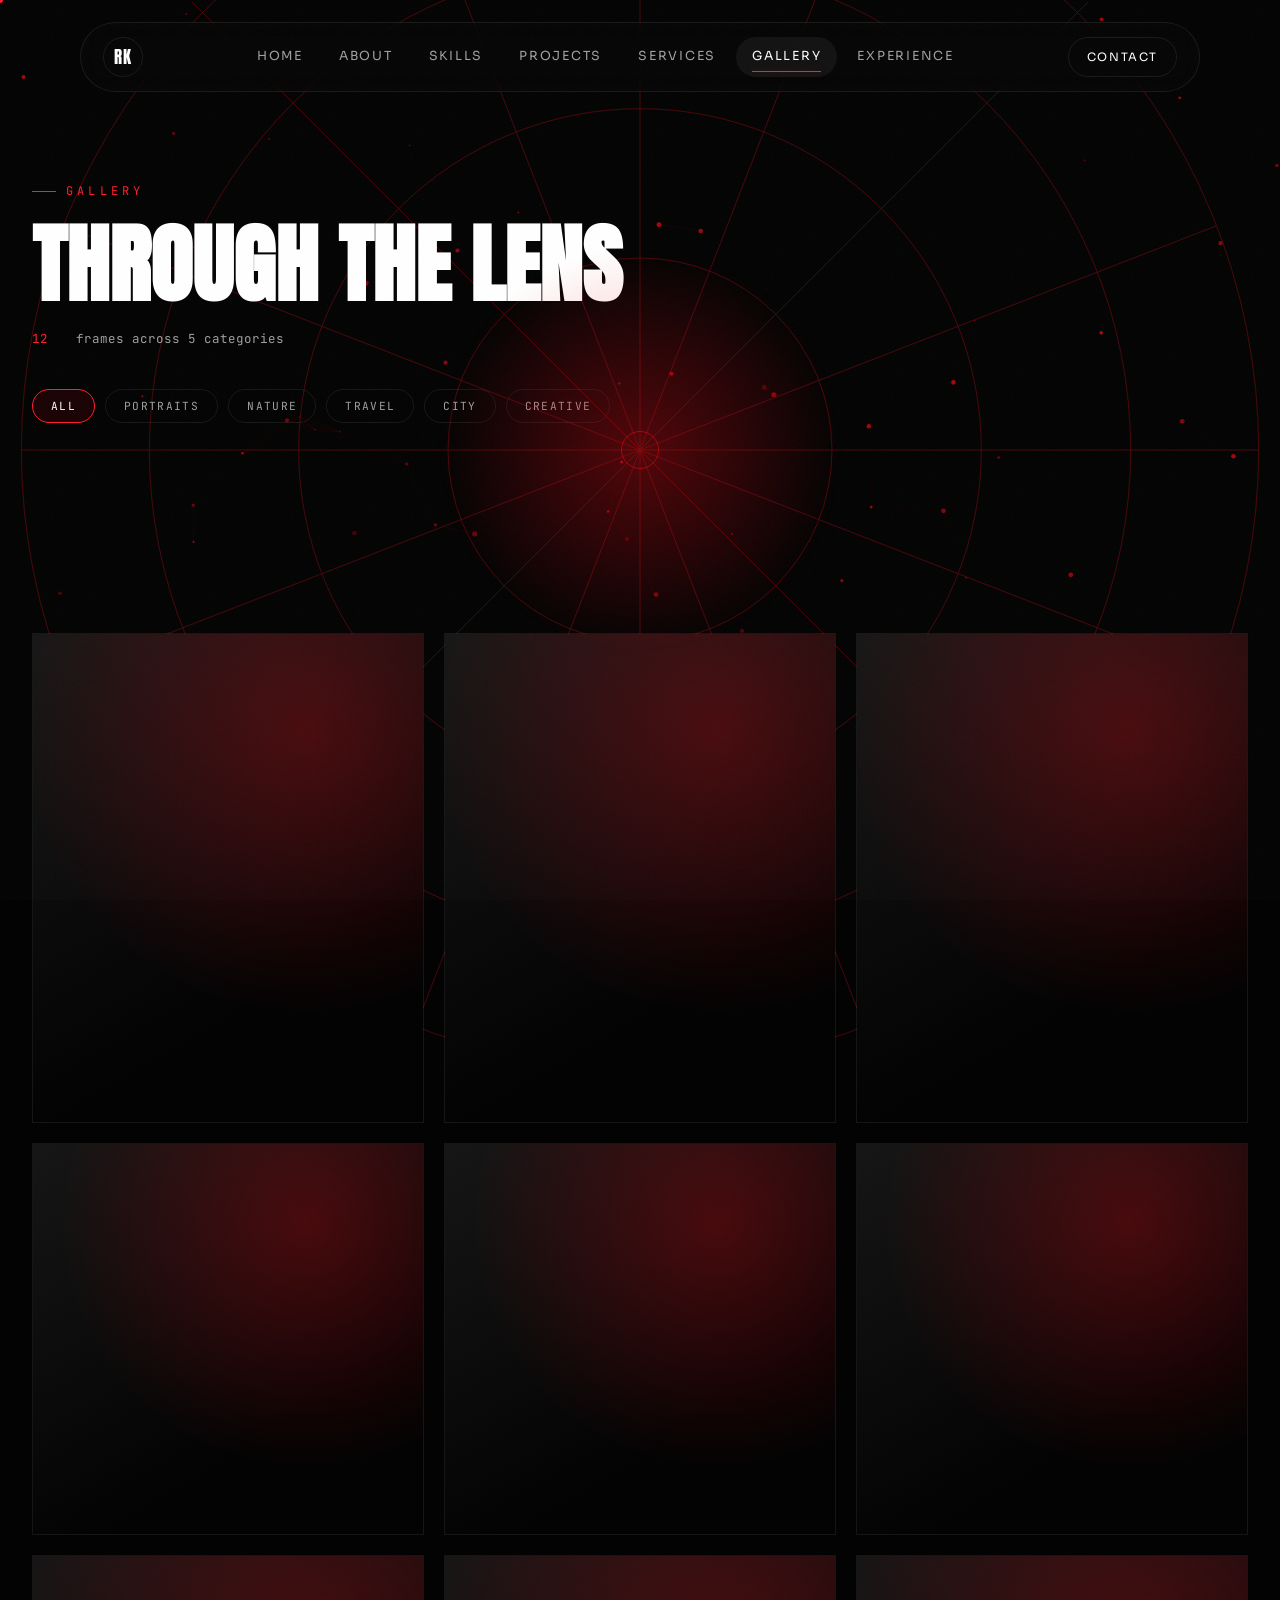
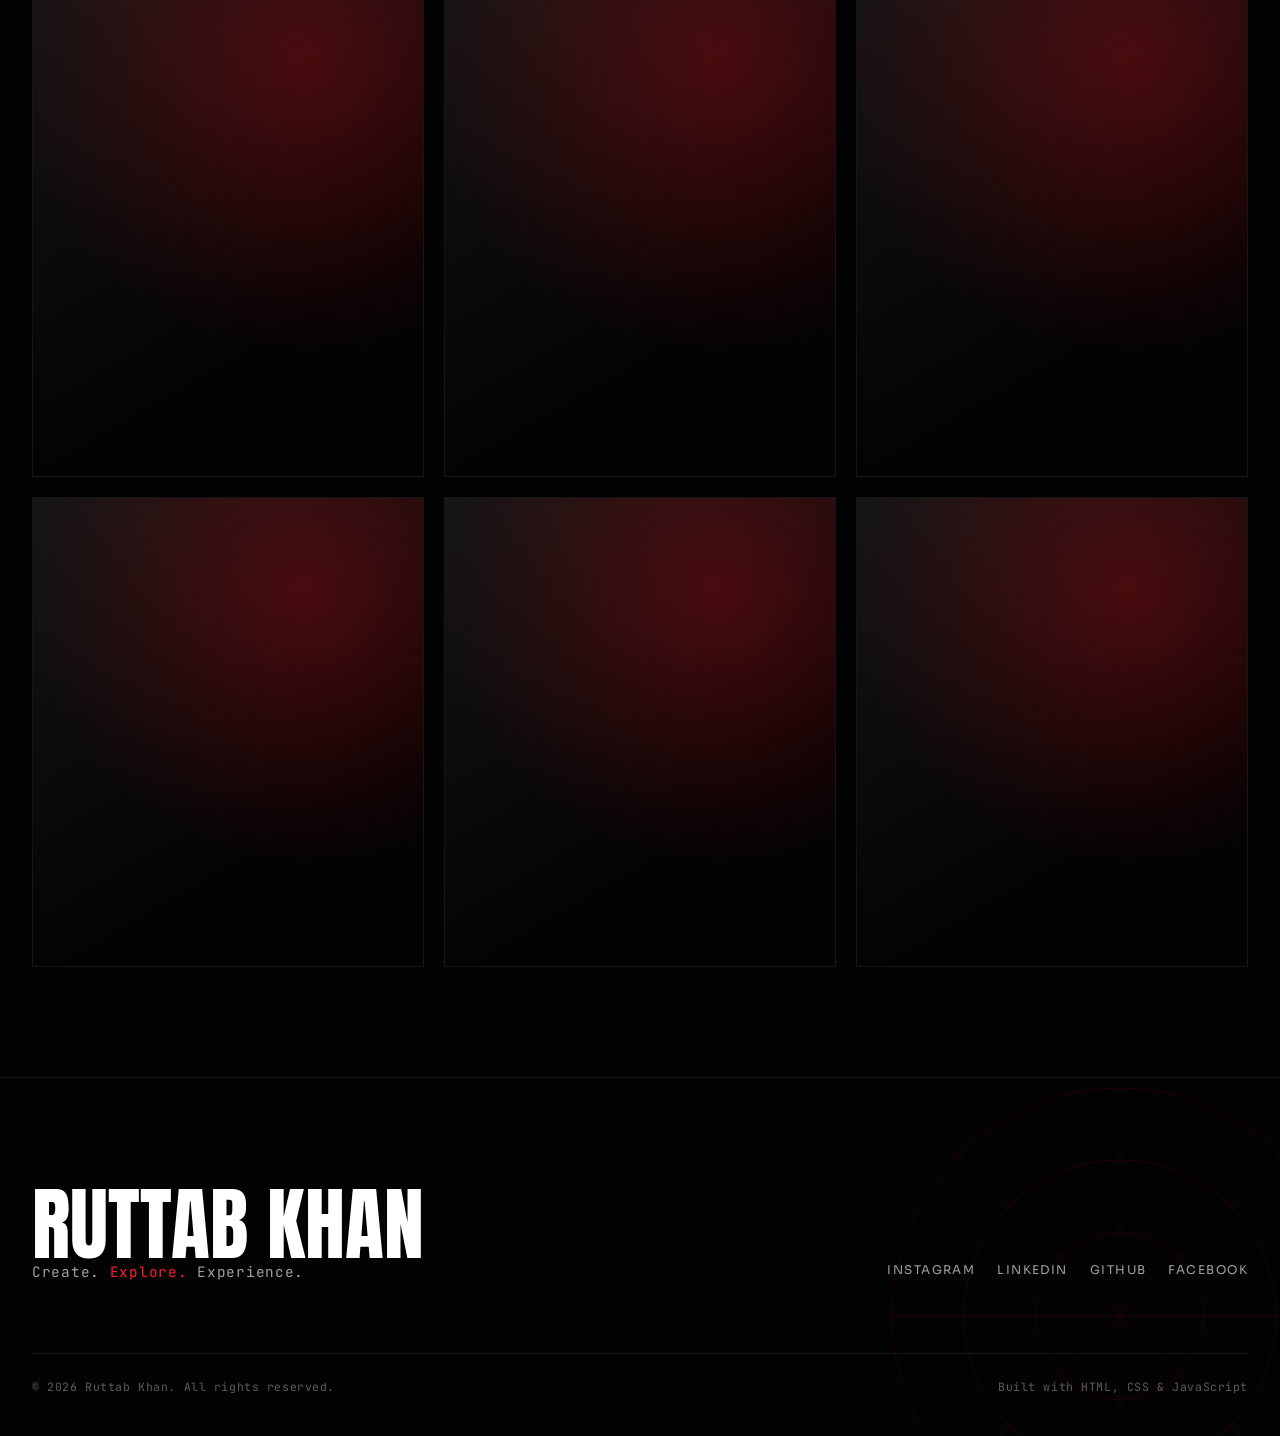
<file: gallery.html>
<!DOCTYPE html>
<html lang="en">
<head>
<meta charset="UTF-8">
<meta name="viewport" content="width=device-width, initial-scale=1.0">
<title>Ruttab Khan | Gallery</title>
<meta name="description" content="A photography gallery of portraits, nature, travel, city, and creative work by Ruttab Khan.">
<meta property="og:title" content="Ruttab Khan | Gallery">
<meta property="og:description" content="Photography across portraits, nature, travel, and city scenes.">
<meta property="og:type" content="website">
<link rel="stylesheet" href="css/style.css">
<link rel="stylesheet" href="css/animations.css">
<link rel="stylesheet" href="css/responsive.css">
</head>
<body>

<a href="#main" class="skip-link">Skip to content</a>

<div class="loader" role="status" aria-label="Loading">
  <svg class="loader-web" viewBox="0 0 200 200" xmlns="http://www.w3.org/2000/svg" aria-hidden="true">
    <g stroke="#e50914" fill="none" stroke-width="0.6">
      <circle cx="100" cy="100" r="30"/><circle cx="100" cy="100" r="55"/><circle cx="100" cy="100" r="80"/>
      <line x1="100" y1="0" x2="100" y2="200"/><line x1="0" y1="100" x2="200" y2="100"/>
      <line x1="30" y1="30" x2="170" y2="170"/><line x1="170" y1="30" x2="30" y2="170"/>
    </g>
  </svg>
  <div class="loader-mark"><span>RUTTAB</span><span class="accent">KHAN</span></div>
  <div class="loader-bar-track"><div class="loader-bar-fill"></div></div>
  <div class="loader-status"><span>INITIALIZING EXPERIENCE</span><span class="loader-percent">0%</span></div>
</div>

<div class="grain" aria-hidden="true"></div>
<canvas id="particle-canvas" aria-hidden="true"></canvas>
<div class="web-layer" aria-hidden="true">
  <svg viewBox="0 0 600 600" xmlns="http://www.w3.org/2000/svg">
    <g stroke="#e50914" fill="none" stroke-width="0.4">
      <circle cx="300" cy="300" r="90"/><circle cx="300" cy="300" r="160"/><circle cx="300" cy="300" r="230"/><circle cx="300" cy="300" r="290"/>
      <line x1="300" y1="10" x2="300" y2="590"/><line x1="10" y1="300" x2="590" y2="300"/>
      <line x1="90" y1="90" x2="510" y2="510"/><line x1="510" y1="90" x2="90" y2="510"/>
      <line x1="195" y1="30" x2="405" y2="570"/><line x1="405" y1="30" x2="195" y2="570"/>
      <line x1="30" y1="195" x2="570" y2="405"/><line x1="30" y1="405" x2="570" y2="195"/>
    </g>
  </svg>
</div>
<div class="cursor-glow" aria-hidden="true"></div>
<div class="cursor-dot" aria-hidden="true"></div>
<div class="cursor-ring" aria-hidden="true"></div>
<div class="scroll-progress" aria-hidden="true"></div>
<div class="page-transition" aria-hidden="true"><div class="sweep"></div></div>

<nav class="site-nav" aria-label="Primary">
  <a href="index.html" class="nav-mark" aria-label="Ruttab Khan home">RK</a>
  <div class="nav-links">
    <a href="index.html">Home</a>
    <a href="about.html">About</a>
    <a href="skills.html">Skills</a>
    <a href="projects.html">Projects</a>
    <a href="services.html">Services</a>
    <a href="gallery.html">Gallery</a>
    <a href="experience.html">Experience</a>
  </div>
  <a href="contact.html" class="nav-cta">Contact</a>
  <button class="nav-toggle" aria-label="Open menu" aria-expanded="false"><span></span><span></span><span></span></button>
</nav>
<div class="mobile-menu" id="mobile-menu">
  <a href="index.html">Home</a>
  <a href="about.html">About</a>
  <a href="skills.html">Skills</a>
  <a href="projects.html">Projects</a>
  <a href="services.html">Services</a>
  <a href="gallery.html">Gallery</a>
  <a href="experience.html">Experience</a>
  <a href="contact.html">Contact</a>
</div>

<main id="main">

  <section class="page-hero">
    <div class="container">
      <p class="eyebrow" data-reveal="up">Gallery</p>
      <h1 class="page-hero-title" data-reveal="blur">Through The Lens</h1>
      <div class="page-hero-meta" data-reveal="up" data-reveal-delay="1">
        <span>12</span> frames across 5 categories
      </div>

      <div class="gallery-filters" data-reveal="up" data-reveal-delay="2">
        <button data-filter="all" class="active">All</button>
        <button data-filter="portraits">Portraits</button>
        <button data-filter="nature">Nature</button>
        <button data-filter="travel">Travel</button>
        <button data-filter="city">City</button>
        <button data-filter="creative">Creative</button>
      </div>
    </div>
  </section>

  <section class="section section-tight">
    <div class="container">
      <div class="gallery-grid" data-gallery>

        <div class="gallery-item" data-category="portraits" data-caption="Portrait Study I" data-reveal="up">
          <div class="gallery-visual" style="--ratio:4/5"></div>
          <div class="gallery-caption">Portrait Study I</div>
        </div>
        <div class="gallery-item" data-category="nature" data-caption="Northern Ridgeline" data-reveal="up">
          <div class="gallery-visual" style="--ratio:1/1"></div>
          <div class="gallery-caption">Northern Ridgeline</div>
        </div>
        <div class="gallery-item" data-category="city" data-caption="Night Grid" data-reveal="up">
          <div class="gallery-visual" style="--ratio:3/4"></div>
          <div class="gallery-caption">Night Grid</div>
        </div>
        <div class="gallery-item" data-category="travel" data-caption="Highway South" data-reveal="up">
          <div class="gallery-visual" style="--ratio:1/1.2"></div>
          <div class="gallery-caption">Highway South</div>
        </div>
        <div class="gallery-item" data-category="creative" data-caption="Red Study" data-reveal="up">
          <div class="gallery-visual" style="--ratio:4/5"></div>
          <div class="gallery-caption">Red Study</div>
        </div>
        <div class="gallery-item" data-category="portraits" data-caption="Portrait Study II" data-reveal="up">
          <div class="gallery-visual" style="--ratio:1/1"></div>
          <div class="gallery-caption">Portrait Study II</div>
        </div>
        <div class="gallery-item" data-category="nature" data-caption="Valley Fog" data-reveal="up">
          <div class="gallery-visual" style="--ratio:3/4"></div>
          <div class="gallery-caption">Valley Fog</div>
        </div>
        <div class="gallery-item" data-category="city" data-caption="Overpass" data-reveal="up">
          <div class="gallery-visual" style="--ratio:1/1.2"></div>
          <div class="gallery-caption">Overpass</div>
        </div>
        <div class="gallery-item" data-category="travel" data-caption="Border Crossing" data-reveal="up">
          <div class="gallery-visual" style="--ratio:4/5"></div>
          <div class="gallery-caption">Border Crossing</div>
        </div>
        <div class="gallery-item" data-category="creative" data-caption="Web &amp; Light" data-reveal="up">
          <div class="gallery-visual" style="--ratio:1/1"></div>
          <div class="gallery-caption">Web &amp; Light</div>
        </div>
        <div class="gallery-item" data-category="nature" data-caption="Coastline" data-reveal="up">
          <div class="gallery-visual" style="--ratio:3/4"></div>
          <div class="gallery-caption">Coastline</div>
        </div>
        <div class="gallery-item" data-category="city" data-caption="Neon Alley" data-reveal="up">
          <div class="gallery-visual" style="--ratio:1/1.2"></div>
          <div class="gallery-caption">Neon Alley</div>
        </div>

      </div>
    </div>
  </section>

</main>

<div class="lightbox" role="dialog" aria-modal="true" aria-label="Image viewer">
  <button class="lightbox-close" data-lightbox-close aria-label="Close">✕</button>
  <button class="lightbox-nav lightbox-prev" data-lightbox-prev aria-label="Previous image">‹</button>
  <div>
    <div class="lightbox-visual"></div>
    <p class="lightbox-caption"></p>
  </div>
  <button class="lightbox-nav lightbox-next" data-lightbox-next aria-label="Next image">›</button>
</div>

<footer class="site-footer">
  <svg class="footer-web" viewBox="0 0 400 400" aria-hidden="true">
    <g stroke="#e50914" fill="none" stroke-width="0.6">
      <circle cx="200" cy="200" r="70"/><circle cx="200" cy="200" r="130"/><circle cx="200" cy="200" r="190"/>
      <line x1="200" y1="10" x2="200" y2="390"/><line x1="10" y1="200" x2="390" y2="200"/>
      <line x1="60" y1="60" x2="340" y2="340"/><line x1="340" y1="60" x2="60" y2="340"/>
    </g>
  </svg>
  <div class="container">
    <div class="footer-top" data-reveal="up">
      <div>
        <div class="footer-mark">RUTTAB KHAN</div>
        <p class="footer-tagline">Create. <span>Explore.</span> Experience.</p>
      </div>
      <div class="footer-social">
        <a href="https://instagram.com" target="_blank" rel="noopener noreferrer">Instagram</a>
        <a href="https://linkedin.com" target="_blank" rel="noopener noreferrer">LinkedIn</a>
        <a href="https://github.com" target="_blank" rel="noopener noreferrer">GitHub</a>
        <a href="https://facebook.com" target="_blank" rel="noopener noreferrer">Facebook</a>
      </div>
    </div>
    <div class="footer-bottom">
      <span>© 2026 Ruttab Khan. All rights reserved.</span>
      <span>Built with HTML, CSS &amp; JavaScript</span>
    </div>
  </div>
</footer>

<button class="back-to-top" aria-label="Back to top">
  <svg width="16" height="16" viewBox="0 0 16 16" fill="none" aria-hidden="true"><path d="M8 14V2M8 2L2.5 7.5M8 2L13.5 7.5" stroke="#fff" stroke-width="1.4"/></svg>
</button>

<script src="js/particles.js"></script>
<script src="js/navigation.js"></script>
<script src="js/animations.js"></script>
<script src="js/main.js"></script>
</body>
</html>
</file>
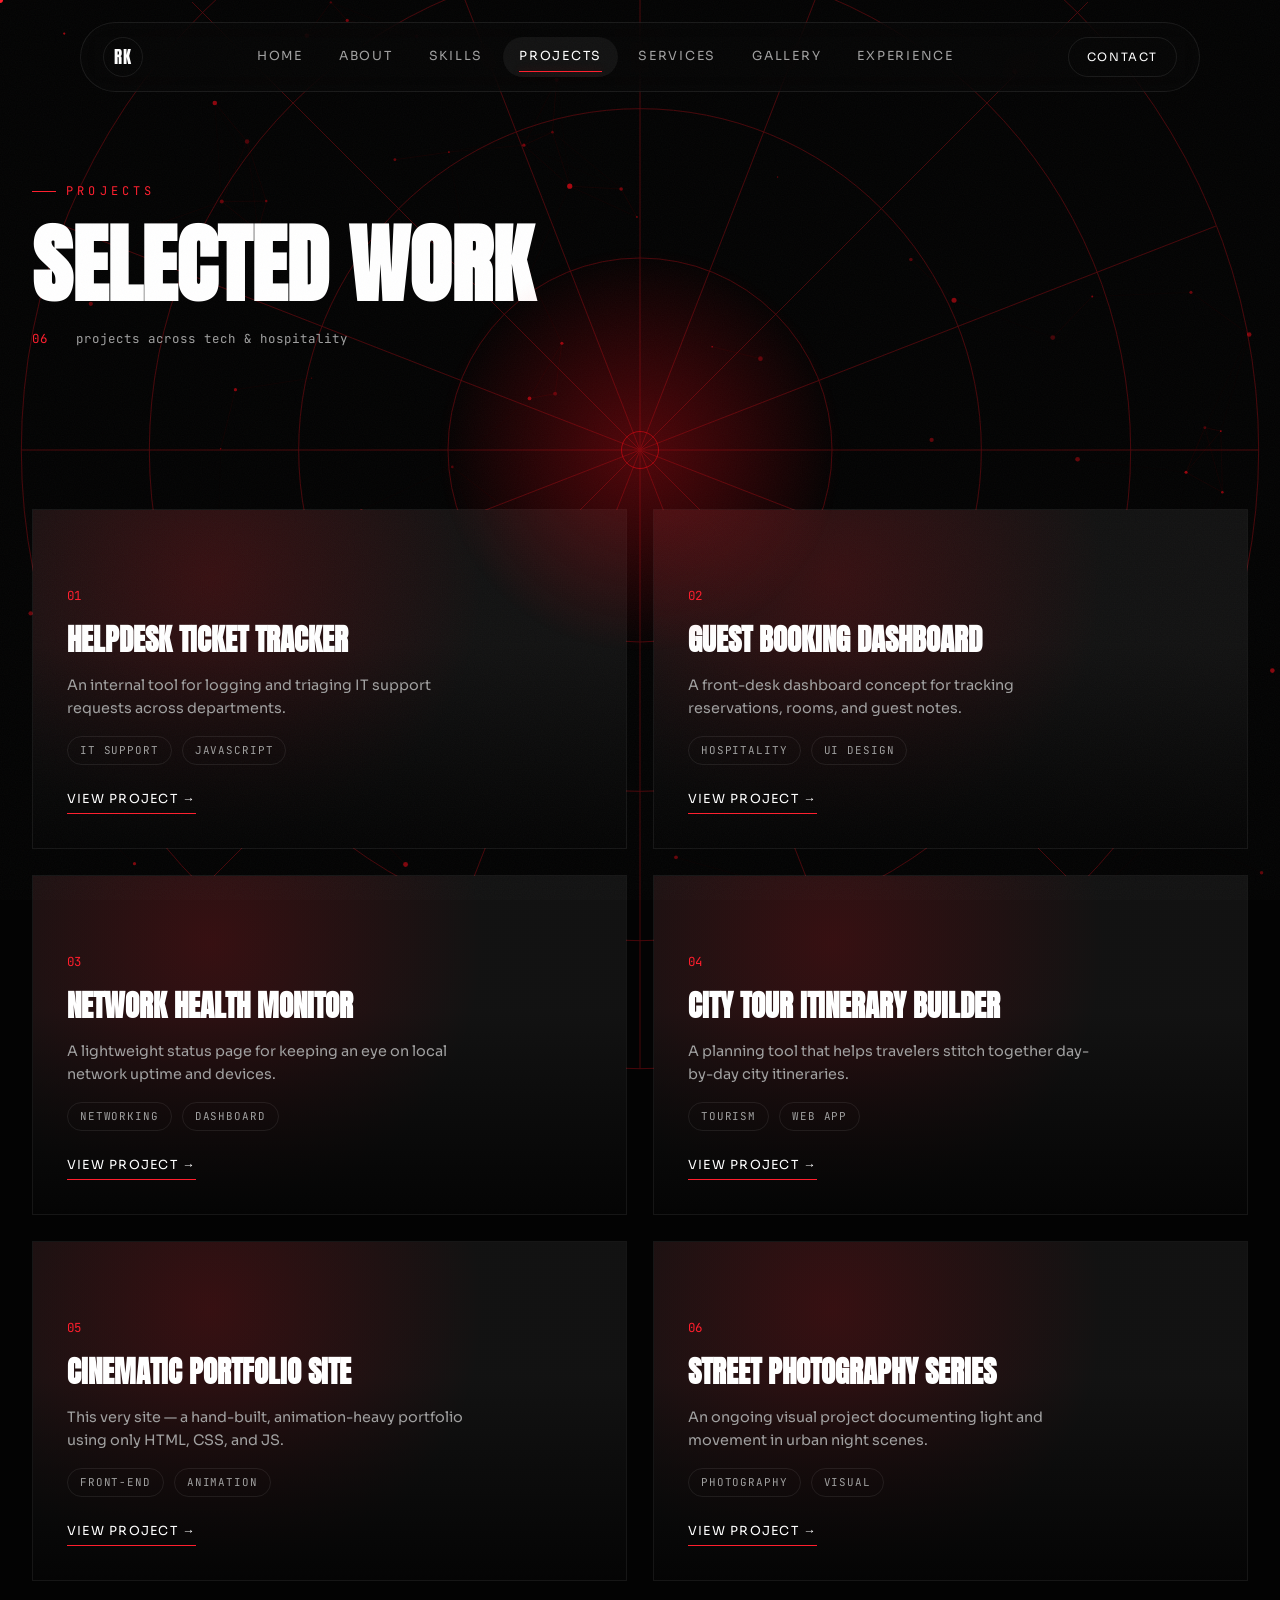
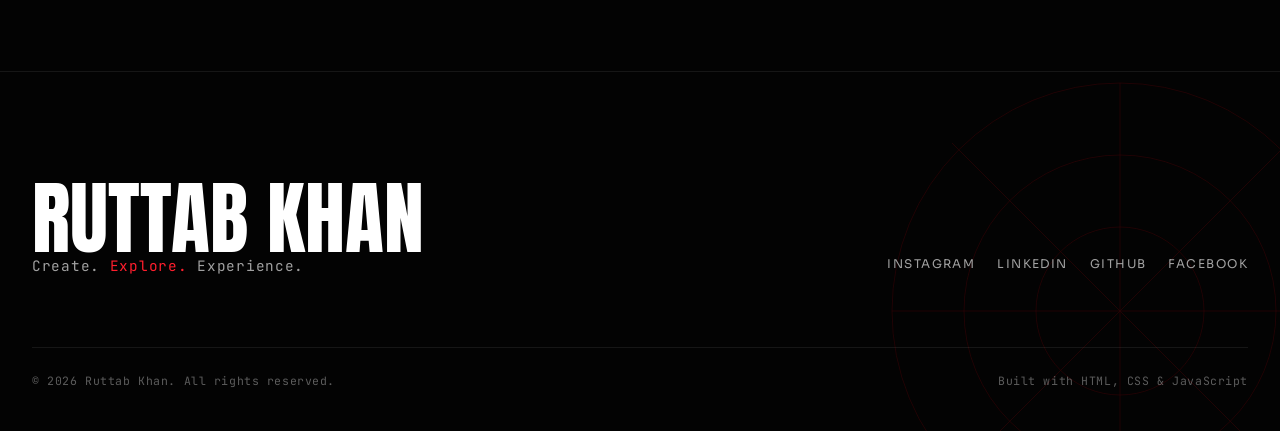
<file: projects.html>
<!DOCTYPE html>
<html lang="en">
<head>
<meta charset="UTF-8">
<meta name="viewport" content="width=device-width, initial-scale=1.0">
<title>Ruttab Khan | Projects</title>
<meta name="description" content="A showcase of projects spanning IT support tools, hospitality systems, and creative web work by Ruttab Khan.">
<meta property="og:title" content="Ruttab Khan | Projects">
<meta property="og:description" content="Selected project work across technology and creative disciplines.">
<meta property="og:type" content="website">
<link rel="stylesheet" href="css/style.css">
<link rel="stylesheet" href="css/animations.css">
<link rel="stylesheet" href="css/responsive.css">
</head>
<body>

<a href="#main" class="skip-link">Skip to content</a>

<div class="loader" role="status" aria-label="Loading">
  <svg class="loader-web" viewBox="0 0 200 200" xmlns="http://www.w3.org/2000/svg" aria-hidden="true">
    <g stroke="#e50914" fill="none" stroke-width="0.6">
      <circle cx="100" cy="100" r="30"/><circle cx="100" cy="100" r="55"/><circle cx="100" cy="100" r="80"/>
      <line x1="100" y1="0" x2="100" y2="200"/><line x1="0" y1="100" x2="200" y2="100"/>
      <line x1="30" y1="30" x2="170" y2="170"/><line x1="170" y1="30" x2="30" y2="170"/>
    </g>
  </svg>
  <div class="loader-mark"><span>RUTTAB</span><span class="accent">KHAN</span></div>
  <div class="loader-bar-track"><div class="loader-bar-fill"></div></div>
  <div class="loader-status"><span>INITIALIZING EXPERIENCE</span><span class="loader-percent">0%</span></div>
</div>

<div class="grain" aria-hidden="true"></div>
<canvas id="particle-canvas" aria-hidden="true"></canvas>
<div class="web-layer" aria-hidden="true">
  <svg viewBox="0 0 600 600" xmlns="http://www.w3.org/2000/svg">
    <g stroke="#e50914" fill="none" stroke-width="0.4">
      <circle cx="300" cy="300" r="90"/><circle cx="300" cy="300" r="160"/><circle cx="300" cy="300" r="230"/><circle cx="300" cy="300" r="290"/>
      <line x1="300" y1="10" x2="300" y2="590"/><line x1="10" y1="300" x2="590" y2="300"/>
      <line x1="90" y1="90" x2="510" y2="510"/><line x1="510" y1="90" x2="90" y2="510"/>
      <line x1="195" y1="30" x2="405" y2="570"/><line x1="405" y1="30" x2="195" y2="570"/>
      <line x1="30" y1="195" x2="570" y2="405"/><line x1="30" y1="405" x2="570" y2="195"/>
    </g>
  </svg>
</div>
<div class="cursor-glow" aria-hidden="true"></div>
<div class="cursor-dot" aria-hidden="true"></div>
<div class="cursor-ring" aria-hidden="true"></div>
<div class="scroll-progress" aria-hidden="true"></div>
<div class="page-transition" aria-hidden="true"><div class="sweep"></div></div>

<nav class="site-nav" aria-label="Primary">
  <a href="index.html" class="nav-mark" aria-label="Ruttab Khan home">RK</a>
  <div class="nav-links">
    <a href="index.html">Home</a>
    <a href="about.html">About</a>
    <a href="skills.html">Skills</a>
    <a href="projects.html">Projects</a>
    <a href="services.html">Services</a>
    <a href="gallery.html">Gallery</a>
    <a href="experience.html">Experience</a>
  </div>
  <a href="contact.html" class="nav-cta">Contact</a>
  <button class="nav-toggle" aria-label="Open menu" aria-expanded="false"><span></span><span></span><span></span></button>
</nav>
<div class="mobile-menu" id="mobile-menu">
  <a href="index.html">Home</a>
  <a href="about.html">About</a>
  <a href="skills.html">Skills</a>
  <a href="projects.html">Projects</a>
  <a href="services.html">Services</a>
  <a href="gallery.html">Gallery</a>
  <a href="experience.html">Experience</a>
  <a href="contact.html">Contact</a>
</div>

<main id="main">

  <section class="page-hero">
    <div class="container">
      <p class="eyebrow" data-reveal="up">Projects</p>
      <h1 class="page-hero-title" data-reveal="blur">Selected Work</h1>
      <div class="page-hero-meta" data-reveal="up" data-reveal-delay="1">
        <span>06</span> projects across tech &amp; hospitality
      </div>
    </div>
  </section>

  <section class="section section-tight">
    <div class="container">
      <div class="projects-grid">

        <article class="project-card tilt-card" data-reveal="up">
          <div class="project-visual"></div>
          <div class="project-content">
            <span class="project-number">01</span>
            <h3>Helpdesk Ticket Tracker</h3>
            <p>An internal tool for logging and triaging IT support requests across departments.</p>
            <div class="project-meta"><span class="project-tag">IT Support</span><span class="project-tag">JavaScript</span></div>
            <a href="#" class="project-link">View Project →</a>
          </div>
        </article>

        <article class="project-card tilt-card" data-reveal="up" data-reveal-delay="1">
          <div class="project-visual"></div>
          <div class="project-content">
            <span class="project-number">02</span>
            <h3>Guest Booking Dashboard</h3>
            <p>A front-desk dashboard concept for tracking reservations, rooms, and guest notes.</p>
            <div class="project-meta"><span class="project-tag">Hospitality</span><span class="project-tag">UI Design</span></div>
            <a href="#" class="project-link">View Project →</a>
          </div>
        </article>

        <article class="project-card tilt-card" data-reveal="up" data-reveal-delay="2">
          <div class="project-visual"></div>
          <div class="project-content">
            <span class="project-number">03</span>
            <h3>Network Health Monitor</h3>
            <p>A lightweight status page for keeping an eye on local network uptime and devices.</p>
            <div class="project-meta"><span class="project-tag">Networking</span><span class="project-tag">Dashboard</span></div>
            <a href="#" class="project-link">View Project →</a>
          </div>
        </article>

        <article class="project-card tilt-card" data-reveal="up">
          <div class="project-visual"></div>
          <div class="project-content">
            <span class="project-number">04</span>
            <h3>City Tour Itinerary Builder</h3>
            <p>A planning tool that helps travelers stitch together day-by-day city itineraries.</p>
            <div class="project-meta"><span class="project-tag">Tourism</span><span class="project-tag">Web App</span></div>
            <a href="#" class="project-link">View Project →</a>
          </div>
        </article>

        <article class="project-card tilt-card" data-reveal="up" data-reveal-delay="1">
          <div class="project-visual"></div>
          <div class="project-content">
            <span class="project-number">05</span>
            <h3>Cinematic Portfolio Site</h3>
            <p>This very site — a hand-built, animation-heavy portfolio using only HTML, CSS, and JS.</p>
            <div class="project-meta"><span class="project-tag">Front-End</span><span class="project-tag">Animation</span></div>
            <a href="#" class="project-link">View Project →</a>
          </div>
        </article>

        <article class="project-card tilt-card" data-reveal="up" data-reveal-delay="2">
          <div class="project-visual"></div>
          <div class="project-content">
            <span class="project-number">06</span>
            <h3>Street Photography Series</h3>
            <p>An ongoing visual project documenting light and movement in urban night scenes.</p>
            <div class="project-meta"><span class="project-tag">Photography</span><span class="project-tag">Visual</span></div>
            <a href="gallery.html" class="project-link">View Project →</a>
          </div>
        </article>

      </div>
    </div>
  </section>

</main>

<footer class="site-footer">
  <svg class="footer-web" viewBox="0 0 400 400" aria-hidden="true">
    <g stroke="#e50914" fill="none" stroke-width="0.6">
      <circle cx="200" cy="200" r="70"/><circle cx="200" cy="200" r="130"/><circle cx="200" cy="200" r="190"/>
      <line x1="200" y1="10" x2="200" y2="390"/><line x1="10" y1="200" x2="390" y2="200"/>
      <line x1="60" y1="60" x2="340" y2="340"/><line x1="340" y1="60" x2="60" y2="340"/>
    </g>
  </svg>
  <div class="container">
    <div class="footer-top" data-reveal="up">
      <div>
        <div class="footer-mark">RUTTAB KHAN</div>
        <p class="footer-tagline">Create. <span>Explore.</span> Experience.</p>
      </div>
      <div class="footer-social">
        <a href="https://instagram.com" target="_blank" rel="noopener noreferrer">Instagram</a>
        <a href="https://linkedin.com" target="_blank" rel="noopener noreferrer">LinkedIn</a>
        <a href="https://github.com" target="_blank" rel="noopener noreferrer">GitHub</a>
        <a href="https://facebook.com" target="_blank" rel="noopener noreferrer">Facebook</a>
      </div>
    </div>
    <div class="footer-bottom">
      <span>© 2026 Ruttab Khan. All rights reserved.</span>
      <span>Built with HTML, CSS &amp; JavaScript</span>
    </div>
  </div>
</footer>

<button class="back-to-top" aria-label="Back to top">
  <svg width="16" height="16" viewBox="0 0 16 16" fill="none" aria-hidden="true"><path d="M8 14V2M8 2L2.5 7.5M8 2L13.5 7.5" stroke="#fff" stroke-width="1.4"/></svg>
</button>

<script src="js/particles.js"></script>
<script src="js/navigation.js"></script>
<script src="js/animations.js"></script>
<script src="js/main.js"></script>
</body>
</html>
</file>
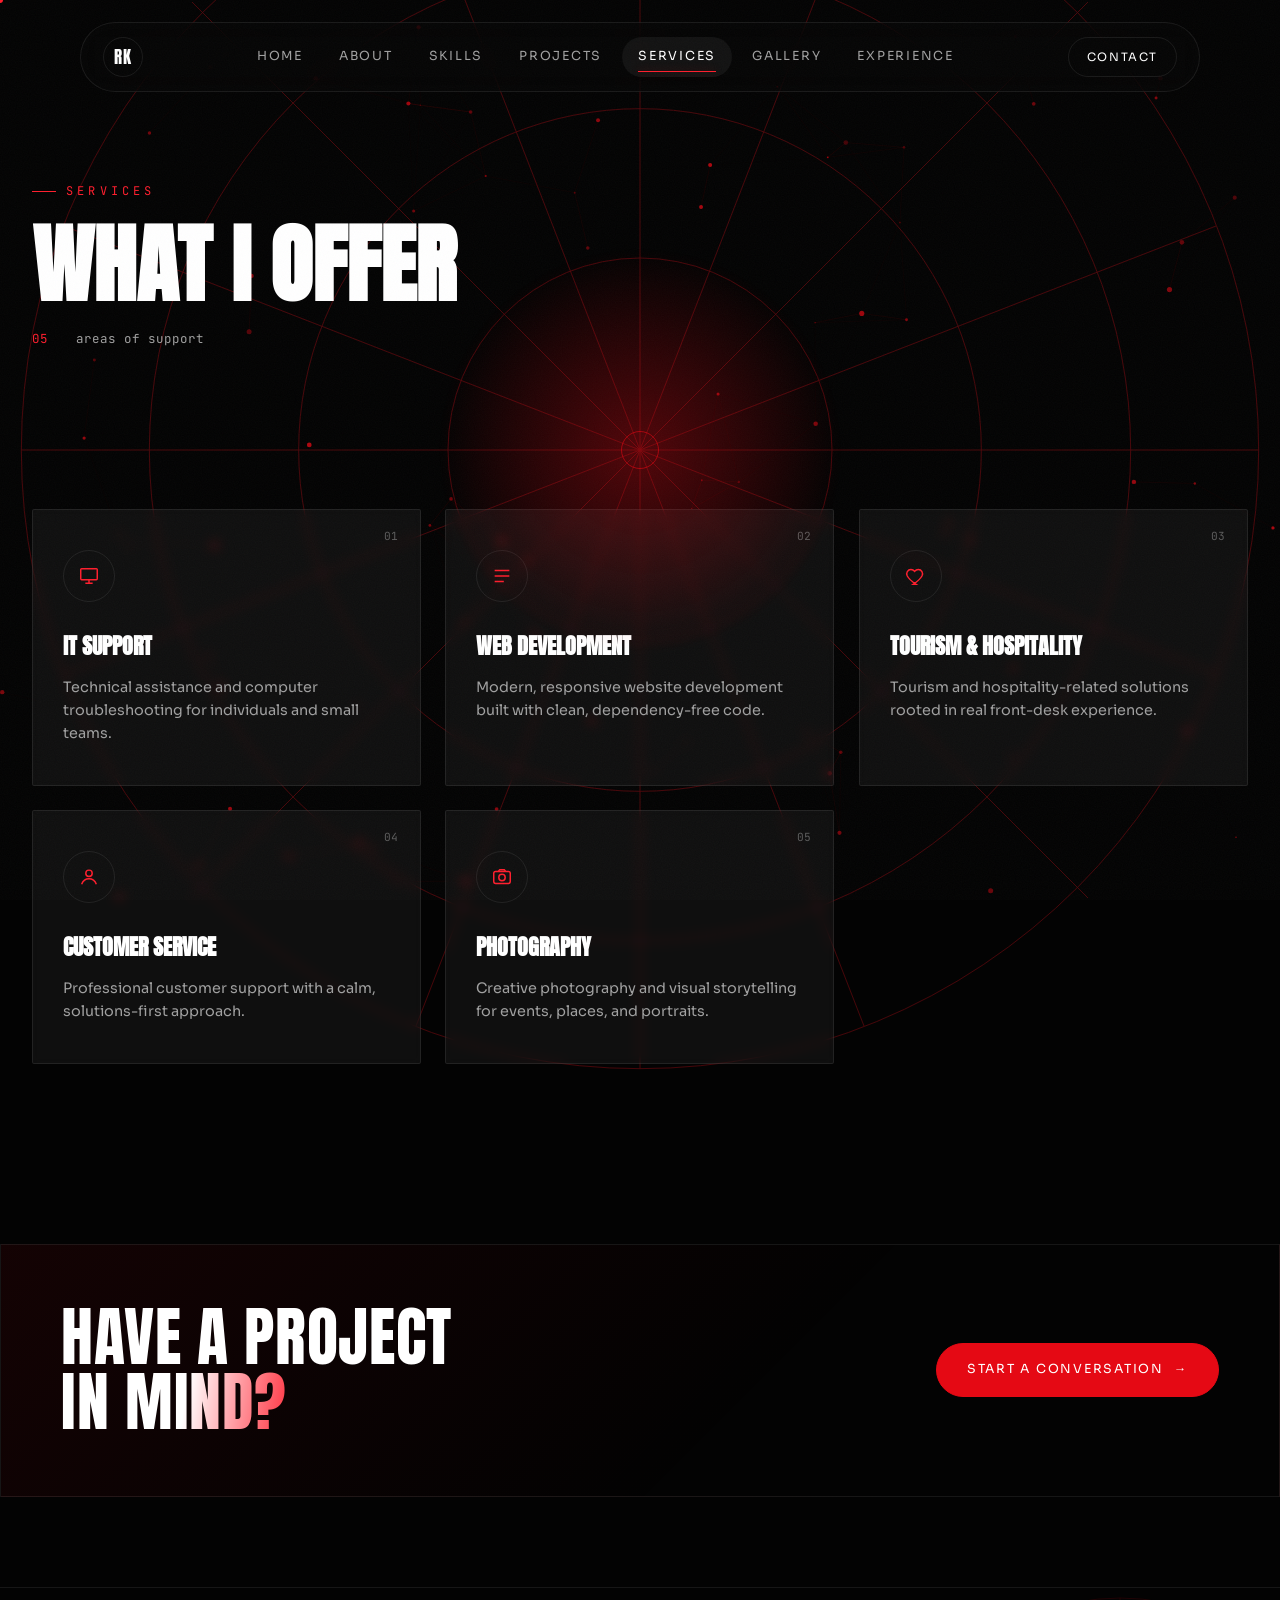
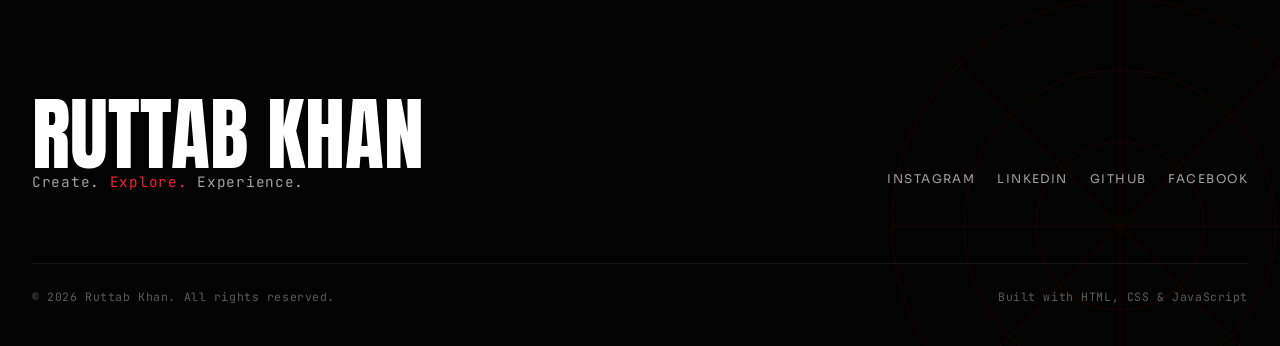
<file: services.html>
<!DOCTYPE html>
<html lang="en">
<head>
<meta charset="UTF-8">
<meta name="viewport" content="width=device-width, initial-scale=1.0">
<title>Ruttab Khan | Services</title>
<meta name="description" content="IT support, web development, tourism and hospitality solutions, customer service, and photography services from Ruttab Khan.">
<meta property="og:title" content="Ruttab Khan | Services">
<meta property="og:description" content="Professional IT, hospitality, and creative services.">
<meta property="og:type" content="website">
<link rel="stylesheet" href="css/style.css">
<link rel="stylesheet" href="css/animations.css">
<link rel="stylesheet" href="css/responsive.css">
</head>
<body>

<a href="#main" class="skip-link">Skip to content</a>

<div class="loader" role="status" aria-label="Loading">
  <svg class="loader-web" viewBox="0 0 200 200" xmlns="http://www.w3.org/2000/svg" aria-hidden="true">
    <g stroke="#e50914" fill="none" stroke-width="0.6">
      <circle cx="100" cy="100" r="30"/><circle cx="100" cy="100" r="55"/><circle cx="100" cy="100" r="80"/>
      <line x1="100" y1="0" x2="100" y2="200"/><line x1="0" y1="100" x2="200" y2="100"/>
      <line x1="30" y1="30" x2="170" y2="170"/><line x1="170" y1="30" x2="30" y2="170"/>
    </g>
  </svg>
  <div class="loader-mark"><span>RUTTAB</span><span class="accent">KHAN</span></div>
  <div class="loader-bar-track"><div class="loader-bar-fill"></div></div>
  <div class="loader-status"><span>INITIALIZING EXPERIENCE</span><span class="loader-percent">0%</span></div>
</div>

<div class="grain" aria-hidden="true"></div>
<canvas id="particle-canvas" aria-hidden="true"></canvas>
<div class="web-layer" aria-hidden="true">
  <svg viewBox="0 0 600 600" xmlns="http://www.w3.org/2000/svg">
    <g stroke="#e50914" fill="none" stroke-width="0.4">
      <circle cx="300" cy="300" r="90"/><circle cx="300" cy="300" r="160"/><circle cx="300" cy="300" r="230"/><circle cx="300" cy="300" r="290"/>
      <line x1="300" y1="10" x2="300" y2="590"/><line x1="10" y1="300" x2="590" y2="300"/>
      <line x1="90" y1="90" x2="510" y2="510"/><line x1="510" y1="90" x2="90" y2="510"/>
      <line x1="195" y1="30" x2="405" y2="570"/><line x1="405" y1="30" x2="195" y2="570"/>
      <line x1="30" y1="195" x2="570" y2="405"/><line x1="30" y1="405" x2="570" y2="195"/>
    </g>
  </svg>
</div>
<div class="cursor-glow" aria-hidden="true"></div>
<div class="cursor-dot" aria-hidden="true"></div>
<div class="cursor-ring" aria-hidden="true"></div>
<div class="scroll-progress" aria-hidden="true"></div>
<div class="page-transition" aria-hidden="true"><div class="sweep"></div></div>

<nav class="site-nav" aria-label="Primary">
  <a href="index.html" class="nav-mark" aria-label="Ruttab Khan home">RK</a>
  <div class="nav-links">
    <a href="index.html">Home</a>
    <a href="about.html">About</a>
    <a href="skills.html">Skills</a>
    <a href="projects.html">Projects</a>
    <a href="services.html">Services</a>
    <a href="gallery.html">Gallery</a>
    <a href="experience.html">Experience</a>
  </div>
  <a href="contact.html" class="nav-cta">Contact</a>
  <button class="nav-toggle" aria-label="Open menu" aria-expanded="false"><span></span><span></span><span></span></button>
</nav>
<div class="mobile-menu" id="mobile-menu">
  <a href="index.html">Home</a>
  <a href="about.html">About</a>
  <a href="skills.html">Skills</a>
  <a href="projects.html">Projects</a>
  <a href="services.html">Services</a>
  <a href="gallery.html">Gallery</a>
  <a href="experience.html">Experience</a>
  <a href="contact.html">Contact</a>
</div>

<main id="main">

  <section class="page-hero">
    <div class="container">
      <p class="eyebrow" data-reveal="up">Services</p>
      <h1 class="page-hero-title" data-reveal="blur">What I Offer</h1>
      <div class="page-hero-meta" data-reveal="up" data-reveal-delay="1">
        <span>05</span> areas of support
      </div>
    </div>
  </section>

  <section class="section section-tight">
    <div class="container">
      <div class="services-grid">

        <div class="service-card glass-card tilt-card" data-reveal="up">
          <div class="tilt-glow" aria-hidden="true"></div>
          <span class="service-index">01</span>
          <div class="service-icon"><svg width="22" height="22" viewBox="0 0 24 24" fill="none" stroke-width="1.6"><rect x="3" y="4" width="18" height="12" rx="1"/><path d="M8 20h8M12 16v4"/></svg></div>
          <h3>IT Support</h3>
          <p>Technical assistance and computer troubleshooting for individuals and small teams.</p>
        </div>

        <div class="service-card glass-card tilt-card" data-reveal="up" data-reveal-delay="1">
          <div class="tilt-glow" aria-hidden="true"></div>
          <span class="service-index">02</span>
          <div class="service-icon"><svg width="22" height="22" viewBox="0 0 24 24" fill="none" stroke-width="1.6"><path d="M4 6h16M4 12h16M4 18h10"/></svg></div>
          <h3>Web Development</h3>
          <p>Modern, responsive website development built with clean, dependency-free code.</p>
        </div>

        <div class="service-card glass-card tilt-card" data-reveal="up" data-reveal-delay="2">
          <div class="tilt-glow" aria-hidden="true"></div>
          <span class="service-index">03</span>
          <div class="service-icon"><svg width="22" height="22" viewBox="0 0 24 24" fill="none" stroke-width="1.6"><path d="M12 21s-7-4.6-9.5-9C.7 8.3 3 5 6.5 5c2 0 3.3 1.1 4 2 .7-.9 2-2 4-2 3.5 0 5.8 3.3 4 7-2.5 4.4-9.5 9-9.5 9z"/></svg></div>
          <h3>Tourism &amp; Hospitality</h3>
          <p>Tourism and hospitality-related solutions rooted in real front-desk experience.</p>
        </div>

        <div class="service-card glass-card tilt-card" data-reveal="up">
          <div class="tilt-glow" aria-hidden="true"></div>
          <span class="service-index">04</span>
          <div class="service-icon"><svg width="22" height="22" viewBox="0 0 24 24" fill="none" stroke-width="1.6"><circle cx="12" cy="8" r="3.5"/><path d="M4 20c1.5-4 5-6 8-6s6.5 2 8 6"/></svg></div>
          <h3>Customer Service</h3>
          <p>Professional customer support with a calm, solutions-first approach.</p>
        </div>

        <div class="service-card glass-card tilt-card" data-reveal="up" data-reveal-delay="1">
          <div class="tilt-glow" aria-hidden="true"></div>
          <span class="service-index">05</span>
          <div class="service-icon"><svg width="22" height="22" viewBox="0 0 24 24" fill="none" stroke-width="1.6"><rect x="3" y="6" width="18" height="13" rx="2"/><circle cx="12" cy="12.5" r="3.5"/><path d="M8 6l1.5-2h5L16 6"/></svg></div>
          <h3>Photography</h3>
          <p>Creative photography and visual storytelling for events, places, and portraits.</p>
        </div>

      </div>
    </div>
  </section>

  <section class="section section-tight cta-band">
    <div class="container cta-band-inner" data-reveal="scale">
      <h2 class="section-title">Have a project<br>in <span class="text-gradient">mind?</span></h2>
      <a href="contact.html" class="btn btn-primary">Start a Conversation <span class="btn-arrow">→</span></a>
    </div>
  </section>

</main>

<footer class="site-footer">
  <svg class="footer-web" viewBox="0 0 400 400" aria-hidden="true">
    <g stroke="#e50914" fill="none" stroke-width="0.6">
      <circle cx="200" cy="200" r="70"/><circle cx="200" cy="200" r="130"/><circle cx="200" cy="200" r="190"/>
      <line x1="200" y1="10" x2="200" y2="390"/><line x1="10" y1="200" x2="390" y2="200"/>
      <line x1="60" y1="60" x2="340" y2="340"/><line x1="340" y1="60" x2="60" y2="340"/>
    </g>
  </svg>
  <div class="container">
    <div class="footer-top" data-reveal="up">
      <div>
        <div class="footer-mark">RUTTAB KHAN</div>
        <p class="footer-tagline">Create. <span>Explore.</span> Experience.</p>
      </div>
      <div class="footer-social">
        <a href="https://instagram.com" target="_blank" rel="noopener noreferrer">Instagram</a>
        <a href="https://linkedin.com" target="_blank" rel="noopener noreferrer">LinkedIn</a>
        <a href="https://github.com" target="_blank" rel="noopener noreferrer">GitHub</a>
        <a href="https://facebook.com" target="_blank" rel="noopener noreferrer">Facebook</a>
      </div>
    </div>
    <div class="footer-bottom">
      <span>© 2026 Ruttab Khan. All rights reserved.</span>
      <span>Built with HTML, CSS &amp; JavaScript</span>
    </div>
  </div>
</footer>

<button class="back-to-top" aria-label="Back to top">
  <svg width="16" height="16" viewBox="0 0 16 16" fill="none" aria-hidden="true"><path d="M8 14V2M8 2L2.5 7.5M8 2L13.5 7.5" stroke="#fff" stroke-width="1.4"/></svg>
</button>

<script src="js/particles.js"></script>
<script src="js/navigation.js"></script>
<script src="js/animations.js"></script>
<script src="js/main.js"></script>
</body>
</html>
</file>
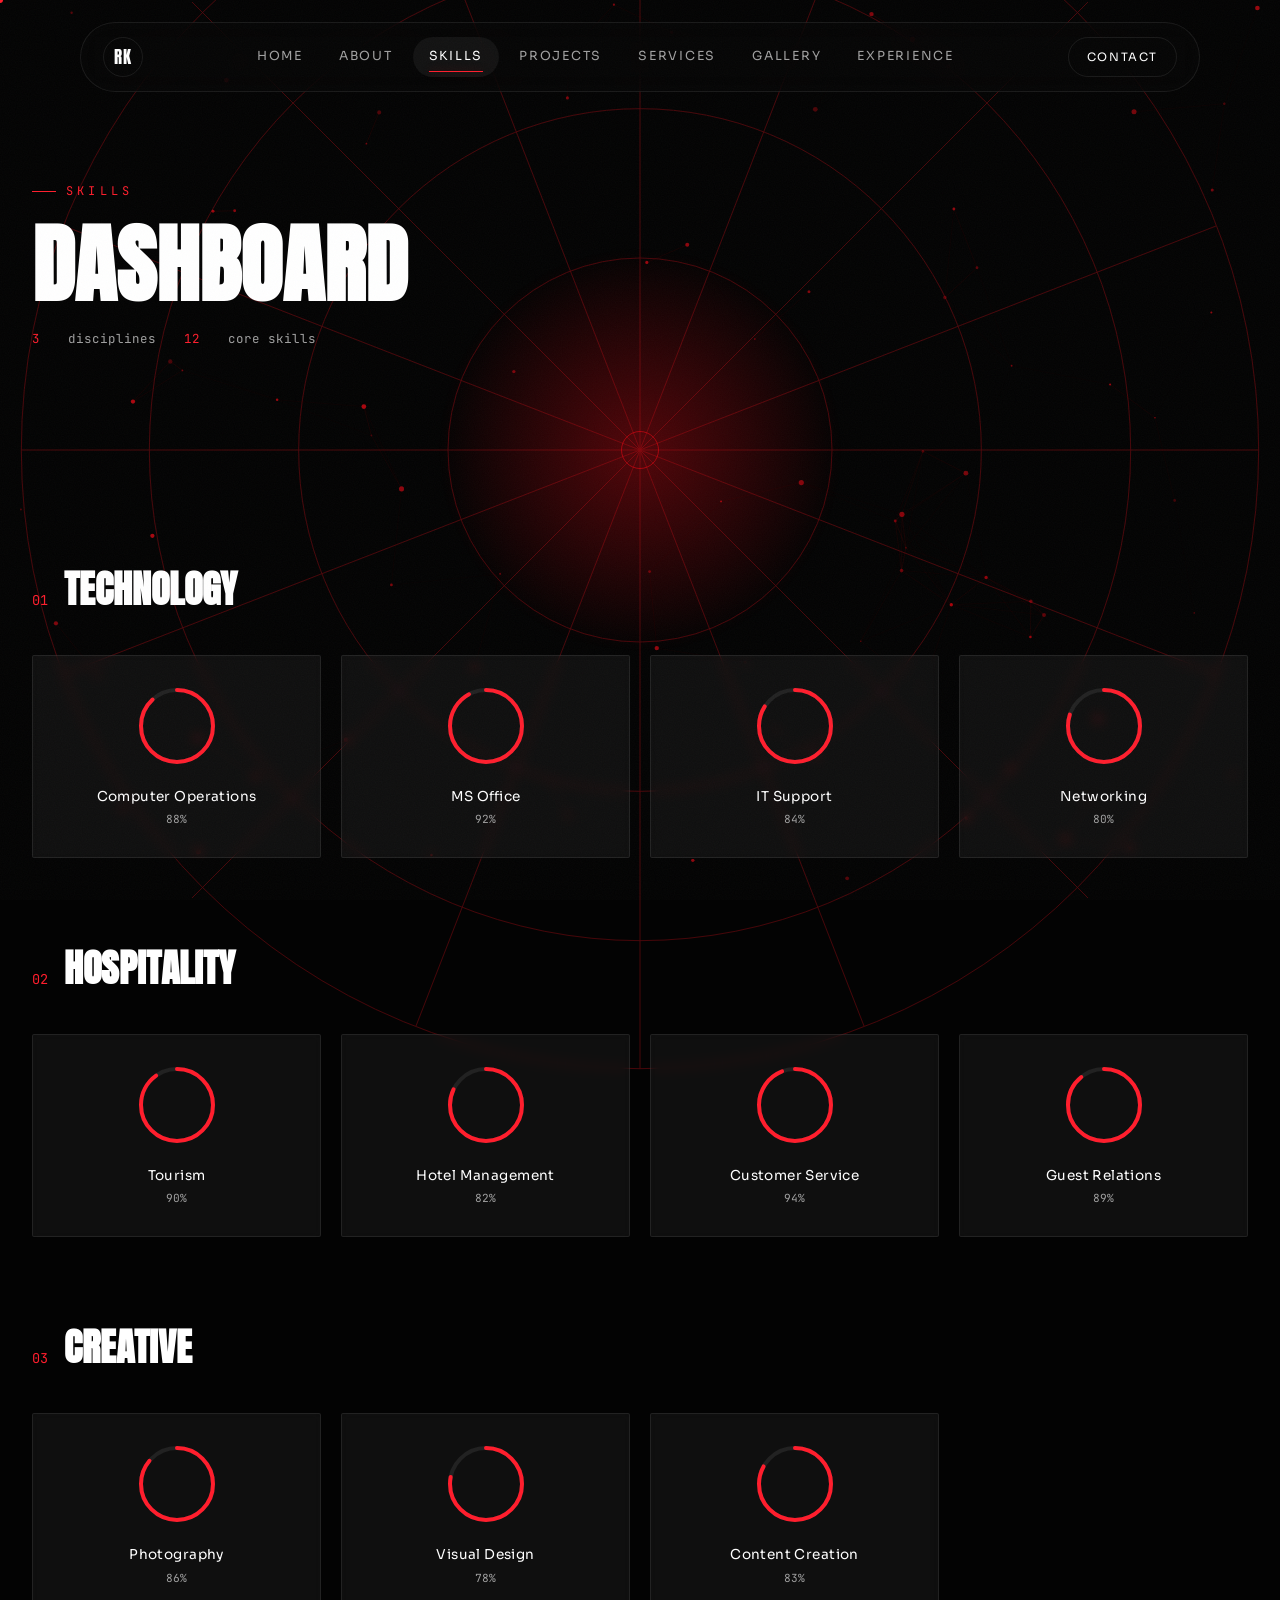
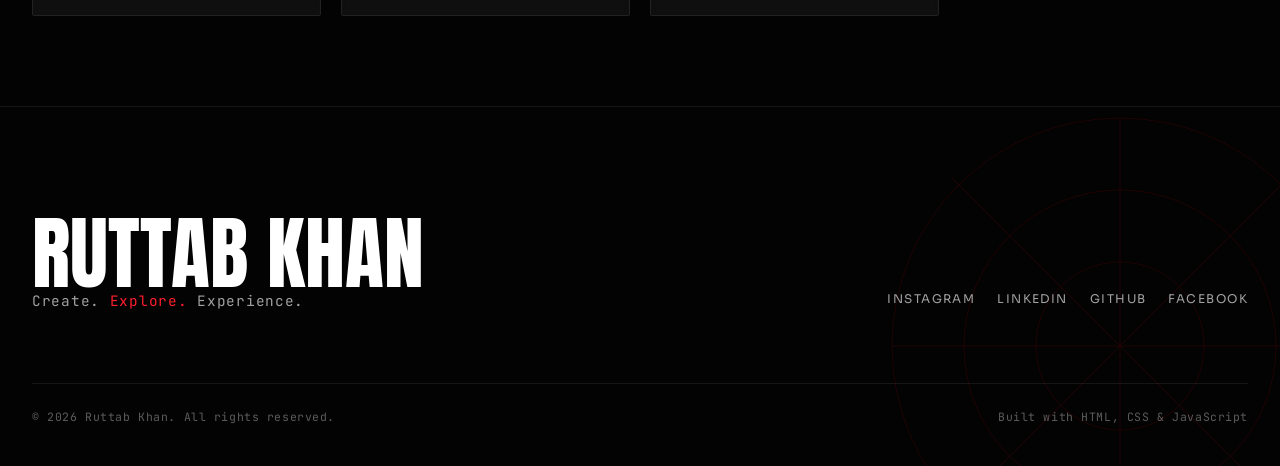
<file: skills.html>
<!DOCTYPE html>
<html lang="en">
<head>
<meta charset="UTF-8">
<meta name="viewport" content="width=device-width, initial-scale=1.0">
<title>Ruttab Khan | Skills</title>
<meta name="description" content="Skills dashboard covering technology, hospitality, and creative disciplines.">
<meta property="og:title" content="Ruttab Khan | Skills">
<meta property="og:description" content="Technology, hospitality, and creative skills.">
<meta property="og:type" content="website">
<link rel="stylesheet" href="css/style.css">
<link rel="stylesheet" href="css/animations.css">
<link rel="stylesheet" href="css/responsive.css">
</head>
<body>

<a href="#main" class="skip-link">Skip to content</a>

<div class="loader" role="status" aria-label="Loading">
  <svg class="loader-web" viewBox="0 0 200 200" xmlns="http://www.w3.org/2000/svg" aria-hidden="true">
    <g stroke="#e50914" fill="none" stroke-width="0.6">
      <circle cx="100" cy="100" r="30"/><circle cx="100" cy="100" r="55"/><circle cx="100" cy="100" r="80"/>
      <line x1="100" y1="0" x2="100" y2="200"/><line x1="0" y1="100" x2="200" y2="100"/>
      <line x1="30" y1="30" x2="170" y2="170"/><line x1="170" y1="30" x2="30" y2="170"/>
    </g>
  </svg>
  <div class="loader-mark"><span>RUTTAB</span><span class="accent">KHAN</span></div>
  <div class="loader-bar-track"><div class="loader-bar-fill"></div></div>
  <div class="loader-status"><span>INITIALIZING EXPERIENCE</span><span class="loader-percent">0%</span></div>
</div>

<div class="grain" aria-hidden="true"></div>
<canvas id="particle-canvas" aria-hidden="true"></canvas>
<div class="web-layer" aria-hidden="true">
  <svg viewBox="0 0 600 600" xmlns="http://www.w3.org/2000/svg">
    <g stroke="#e50914" fill="none" stroke-width="0.4">
      <circle cx="300" cy="300" r="90"/><circle cx="300" cy="300" r="160"/><circle cx="300" cy="300" r="230"/><circle cx="300" cy="300" r="290"/>
      <line x1="300" y1="10" x2="300" y2="590"/><line x1="10" y1="300" x2="590" y2="300"/>
      <line x1="90" y1="90" x2="510" y2="510"/><line x1="510" y1="90" x2="90" y2="510"/>
      <line x1="195" y1="30" x2="405" y2="570"/><line x1="405" y1="30" x2="195" y2="570"/>
      <line x1="30" y1="195" x2="570" y2="405"/><line x1="30" y1="405" x2="570" y2="195"/>
    </g>
  </svg>
</div>
<div class="cursor-glow" aria-hidden="true"></div>
<div class="cursor-dot" aria-hidden="true"></div>
<div class="cursor-ring" aria-hidden="true"></div>
<div class="scroll-progress" aria-hidden="true"></div>
<div class="page-transition" aria-hidden="true"><div class="sweep"></div></div>

<nav class="site-nav" aria-label="Primary">
  <a href="index.html" class="nav-mark" aria-label="Ruttab Khan home">RK</a>
  <div class="nav-links">
    <a href="index.html">Home</a>
    <a href="about.html">About</a>
    <a href="skills.html">Skills</a>
    <a href="projects.html">Projects</a>
    <a href="services.html">Services</a>
    <a href="gallery.html">Gallery</a>
    <a href="experience.html">Experience</a>
  </div>
  <a href="contact.html" class="nav-cta">Contact</a>
  <button class="nav-toggle" aria-label="Open menu" aria-expanded="false"><span></span><span></span><span></span></button>
</nav>
<div class="mobile-menu" id="mobile-menu">
  <a href="index.html">Home</a>
  <a href="about.html">About</a>
  <a href="skills.html">Skills</a>
  <a href="projects.html">Projects</a>
  <a href="services.html">Services</a>
  <a href="gallery.html">Gallery</a>
  <a href="experience.html">Experience</a>
  <a href="contact.html">Contact</a>
</div>

<main id="main">

  <section class="page-hero">
    <div class="container">
      <p class="eyebrow" data-reveal="up">Skills</p>
      <h1 class="page-hero-title" data-reveal="blur">Dashboard</h1>
      <div class="page-hero-meta" data-reveal="up" data-reveal-delay="1">
        <span>3</span> disciplines <span>12</span> core skills
      </div>
    </div>
  </section>

  <section class="section section-tight">
    <div class="container">

      <div class="skills-category">
        <div class="category-head"><span class="cat-index">01</span><h2>Technology</h2></div>
        <div class="skills-grid">

          <div class="skill-card glass-card" data-reveal="up" data-progress="88">
            <div class="skill-ring"><svg viewBox="0 0 84 84"><circle class="ring-track" cx="42" cy="42" r="36"/><circle class="ring-fill" cx="42" cy="42" r="36"/></svg></div>
            <div class="skill-name">Computer Operations</div>
            <div class="skill-pct">88%</div>
          </div>

          <div class="skill-card glass-card" data-reveal="up" data-reveal-delay="1" data-progress="92">
            <div class="skill-ring"><svg viewBox="0 0 84 84"><circle class="ring-track" cx="42" cy="42" r="36"/><circle class="ring-fill" cx="42" cy="42" r="36"/></svg></div>
            <div class="skill-name">MS Office</div>
            <div class="skill-pct">92%</div>
          </div>

          <div class="skill-card glass-card" data-reveal="up" data-reveal-delay="2" data-progress="84">
            <div class="skill-ring"><svg viewBox="0 0 84 84"><circle class="ring-track" cx="42" cy="42" r="36"/><circle class="ring-fill" cx="42" cy="42" r="36"/></svg></div>
            <div class="skill-name">IT Support</div>
            <div class="skill-pct">84%</div>
          </div>

          <div class="skill-card glass-card" data-reveal="up" data-reveal-delay="3" data-progress="80">
            <div class="skill-ring"><svg viewBox="0 0 84 84"><circle class="ring-track" cx="42" cy="42" r="36"/><circle class="ring-fill" cx="42" cy="42" r="36"/></svg></div>
            <div class="skill-name">Networking</div>
            <div class="skill-pct">80%</div>
          </div>

        </div>
      </div>

      <div class="skills-category">
        <div class="category-head"><span class="cat-index">02</span><h2>Hospitality</h2></div>
        <div class="skills-grid">

          <div class="skill-card glass-card" data-reveal="up" data-progress="90">
            <div class="skill-ring"><svg viewBox="0 0 84 84"><circle class="ring-track" cx="42" cy="42" r="36"/><circle class="ring-fill" cx="42" cy="42" r="36"/></svg></div>
            <div class="skill-name">Tourism</div>
            <div class="skill-pct">90%</div>
          </div>

          <div class="skill-card glass-card" data-reveal="up" data-reveal-delay="1" data-progress="82">
            <div class="skill-ring"><svg viewBox="0 0 84 84"><circle class="ring-track" cx="42" cy="42" r="36"/><circle class="ring-fill" cx="42" cy="42" r="36"/></svg></div>
            <div class="skill-name">Hotel Management</div>
            <div class="skill-pct">82%</div>
          </div>

          <div class="skill-card glass-card" data-reveal="up" data-reveal-delay="2" data-progress="94">
            <div class="skill-ring"><svg viewBox="0 0 84 84"><circle class="ring-track" cx="42" cy="42" r="36"/><circle class="ring-fill" cx="42" cy="42" r="36"/></svg></div>
            <div class="skill-name">Customer Service</div>
            <div class="skill-pct">94%</div>
          </div>

          <div class="skill-card glass-card" data-reveal="up" data-reveal-delay="3" data-progress="89">
            <div class="skill-ring"><svg viewBox="0 0 84 84"><circle class="ring-track" cx="42" cy="42" r="36"/><circle class="ring-fill" cx="42" cy="42" r="36"/></svg></div>
            <div class="skill-name">Guest Relations</div>
            <div class="skill-pct">89%</div>
          </div>

        </div>
      </div>

      <div class="skills-category">
        <div class="category-head"><span class="cat-index">03</span><h2>Creative</h2></div>
        <div class="skills-grid">

          <div class="skill-card glass-card" data-reveal="up" data-progress="86">
            <div class="skill-ring"><svg viewBox="0 0 84 84"><circle class="ring-track" cx="42" cy="42" r="36"/><circle class="ring-fill" cx="42" cy="42" r="36"/></svg></div>
            <div class="skill-name">Photography</div>
            <div class="skill-pct">86%</div>
          </div>

          <div class="skill-card glass-card" data-reveal="up" data-reveal-delay="1" data-progress="78">
            <div class="skill-ring"><svg viewBox="0 0 84 84"><circle class="ring-track" cx="42" cy="42" r="36"/><circle class="ring-fill" cx="42" cy="42" r="36"/></svg></div>
            <div class="skill-name">Visual Design</div>
            <div class="skill-pct">78%</div>
          </div>

          <div class="skill-card glass-card" data-reveal="up" data-reveal-delay="2" data-progress="83">
            <div class="skill-ring"><svg viewBox="0 0 84 84"><circle class="ring-track" cx="42" cy="42" r="36"/><circle class="ring-fill" cx="42" cy="42" r="36"/></svg></div>
            <div class="skill-name">Content Creation</div>
            <div class="skill-pct">83%</div>
          </div>

        </div>
      </div>

    </div>
  </section>

</main>

<footer class="site-footer">
  <svg class="footer-web" viewBox="0 0 400 400" aria-hidden="true">
    <g stroke="#e50914" fill="none" stroke-width="0.6">
      <circle cx="200" cy="200" r="70"/><circle cx="200" cy="200" r="130"/><circle cx="200" cy="200" r="190"/>
      <line x1="200" y1="10" x2="200" y2="390"/><line x1="10" y1="200" x2="390" y2="200"/>
      <line x1="60" y1="60" x2="340" y2="340"/><line x1="340" y1="60" x2="60" y2="340"/>
    </g>
  </svg>
  <div class="container">
    <div class="footer-top" data-reveal="up">
      <div>
        <div class="footer-mark">RUTTAB KHAN</div>
        <p class="footer-tagline">Create. <span>Explore.</span> Experience.</p>
      </div>
      <div class="footer-social">
        <a href="https://instagram.com" target="_blank" rel="noopener noreferrer">Instagram</a>
        <a href="https://linkedin.com" target="_blank" rel="noopener noreferrer">LinkedIn</a>
        <a href="https://github.com" target="_blank" rel="noopener noreferrer">GitHub</a>
        <a href="https://facebook.com" target="_blank" rel="noopener noreferrer">Facebook</a>
      </div>
    </div>
    <div class="footer-bottom">
      <span>© 2026 Ruttab Khan. All rights reserved.</span>
      <span>Built with HTML, CSS &amp; JavaScript</span>
    </div>
  </div>
</footer>

<button class="back-to-top" aria-label="Back to top">
  <svg width="16" height="16" viewBox="0 0 16 16" fill="none" aria-hidden="true"><path d="M8 14V2M8 2L2.5 7.5M8 2L13.5 7.5" stroke="#fff" stroke-width="1.4"/></svg>
</button>

<script src="js/particles.js"></script>
<script src="js/navigation.js"></script>
<script src="js/animations.js"></script>
<script src="js/main.js"></script>
</body>
</html>
</file>
<file: css/style.css>
/* ============================================
   RUTTAB KHAN — PORTFOLIO
   Core Stylesheet: tokens, layout, components
   ============================================ */

@import url('https://fonts.googleapis.com/css2?family=Anton&family=Sora:wght@300;400;500;600;700;800&family=JetBrains+Mono:wght@400;500&display=swap');

:root {
  /* Color tokens */
  --black: #030303;
  --black-soft: #080808;
  --dark: #101010;
  --dark-2: #161616;
  --red: #e50914;
  --red-bright: #ff1e2d;
  --red-dark: #700008;
  --white: #ffffff;
  --gray: #a0a0a0;
  --gray-dim: #5c5c5c;
  --glass: rgba(255, 255, 255, 0.05);
  --glass-border: rgba(255, 255, 255, 0.08);
  --red-glow: rgba(229, 9, 20, 0.35);

  /* Type */
  --font-display: 'Anton', sans-serif;
  --font-body: 'Sora', sans-serif;
  --font-mono: 'JetBrains Mono', monospace;

  /* Layout */
  --container: 1280px;
  --nav-height: 84px;
  --radius: 2px;
  --ease: cubic-bezier(0.16, 1, 0.3, 1);
  --ease-soft: cubic-bezier(0.4, 0, 0.2, 1);
}

/* ---------- Reset ---------- */
*, *::before, *::after { box-sizing: border-box; margin: 0; padding: 0; }

html {
  scroll-behavior: smooth;
  font-size: 16px;
}

@media (prefers-reduced-motion: reduce) {
  html { scroll-behavior: auto; }
  *, *::before, *::after {
    animation-duration: 0.01ms !important;
    animation-iteration-count: 1 !important;
    transition-duration: 0.01ms !important;
    scroll-behavior: auto !important;
  }
}

body {
  background: var(--black);
  color: var(--white);
  font-family: var(--font-body);
  font-weight: 400;
  line-height: 1.6;
  overflow-x: hidden;
  min-height: 100vh;
  position: relative;
}

img { max-width: 100%; display: block; }
a { color: inherit; text-decoration: none; }
ul { list-style: none; }
button { font-family: inherit; cursor: pointer; border: none; background: none; color: inherit; }
input, textarea { font-family: inherit; }

::selection { background: var(--red); color: var(--white); }

/* Focus visibility for accessibility */
a:focus-visible,
button:focus-visible,
input:focus-visible,
textarea:focus-visible {
  outline: 2px solid var(--red-bright);
  outline-offset: 3px;
}

.visually-hidden {
  position: absolute;
  width: 1px; height: 1px;
  overflow: hidden;
  clip: rect(0 0 0 0);
  white-space: nowrap;
}

.skip-link {
  position: absolute;
  top: -100px;
  left: 20px;
  background: var(--red);
  color: var(--white);
  padding: 12px 20px;
  z-index: 10000;
  transition: top 0.2s var(--ease-soft);
}
.skip-link:focus { top: 20px; }

/* ---------- Layout helpers ---------- */
.container {
  width: 100%;
  max-width: var(--container);
  margin: 0 auto;
  padding: 0 32px;
}

.section {
  position: relative;
  padding: 140px 0;
}

.section-tight { padding: 90px 0; }

.eyebrow {
  display: inline-flex;
  align-items: center;
  gap: 10px;
  font-family: var(--font-mono);
  font-size: 0.75rem;
  letter-spacing: 0.35em;
  text-transform: uppercase;
  color: var(--red-bright);
  margin-bottom: 22px;
}
.eyebrow::before {
  content: '';
  width: 24px;
  height: 1px;
  background: var(--red-bright);
}

.section-title {
  font-family: var(--font-display);
  font-weight: 400;
  font-size: clamp(2.4rem, 5vw, 4.2rem);
  line-height: 1.02;
  letter-spacing: 0.01em;
  text-transform: uppercase;
}

.section-lede {
  color: var(--gray);
  font-size: 1.05rem;
  max-width: 560px;
  margin-top: 20px;
}

.text-gradient {
  background: linear-gradient(100deg, var(--white) 20%, var(--red-bright) 55%, var(--red-dark) 90%);
  -webkit-background-clip: text;
  background-clip: text;
  color: transparent;
  background-size: 200% 100%;
}

/* ---------- Background layers (canvas + web svg) ---------- */
.bg-layer {
  position: fixed;
  inset: 0;
  z-index: -2;
  pointer-events: none;
}

#particle-canvas {
  position: fixed;
  inset: 0;
  z-index: -2;
  pointer-events: none;
}

.web-layer {
  position: fixed;
  inset: 0;
  z-index: -1;
  pointer-events: none;
  opacity: 0.35;
  mix-blend-mode: screen;
  display: flex;
  align-items: center;
  justify-content: center;
}
.web-layer svg {
  width: 130vmax;
  height: 130vmax;
  animation: spin-slow 140s linear infinite;
}
@media (prefers-reduced-motion: reduce) {
  .web-layer svg { animation: none; }
}

.grain {
  position: fixed;
  inset: 0;
  z-index: 2000;
  pointer-events: none;
  opacity: 0.035;
  background-image: url("data:image/svg+xml,%3Csvg xmlns='http://www.w3.org/2000/svg' width='120' height='120'%3E%3Cfilter id='n'%3E%3CfeTurbulence type='fractalNoise' baseFrequency='0.85' numOctaves='2' stitchTiles='stitch'/%3E%3C/filter%3E%3Crect width='100%25' height='100%25' filter='url(%23n)'/%3E%3C/svg%3E");
}

/* ---------- Cursor glow (desktop) ---------- */
.cursor-glow {
  position: fixed;
  width: 420px;
  height: 420px;
  border-radius: 50%;
  background: radial-gradient(circle, var(--red-glow) 0%, transparent 68%);
  pointer-events: none;
  z-index: 1;
  transform: translate(-50%, -50%);
  will-change: transform;
}

.cursor-dot,
.cursor-ring {
  position: fixed;
  top: 0; left: 0;
  pointer-events: none;
  z-index: 9999;
  border-radius: 50%;
  transform: translate(-50%, -50%);
}
.cursor-dot {
  width: 6px; height: 6px;
  background: var(--red-bright);
  will-change: transform;
}
.cursor-ring {
  width: 38px; height: 38px;
  border: 1px solid rgba(229, 9, 20, 0.6);
  will-change: transform, width, height;
  transition: width 0.25s var(--ease-soft), height 0.25s var(--ease-soft), border-color 0.25s;
}
.cursor-ring.is-active {
  width: 62px; height: 62px;
  border-color: var(--red-bright);
  background: rgba(229, 9, 20, 0.08);
}

@media (hover: none), (pointer: coarse) {
  .cursor-dot, .cursor-ring, .cursor-glow { display: none; }
}

/* ---------- Loading screen ---------- */
.loader {
  position: fixed;
  inset: 0;
  z-index: 10000;
  background: var(--black);
  display: flex;
  flex-direction: column;
  align-items: center;
  justify-content: center;
  gap: 28px;
}

.loader-mark {
  font-family: var(--font-display);
  font-size: clamp(2.2rem, 8vw, 4rem);
  line-height: 0.92;
  text-align: center;
  letter-spacing: 0.02em;
  text-transform: uppercase;
}
.loader-mark span { display: block; }
.loader-mark .accent { color: var(--red-bright); }

.loader-bar-track {
  width: min(280px, 60vw);
  height: 2px;
  background: rgba(255,255,255,0.1);
  position: relative;
  overflow: hidden;
}
.loader-bar-fill {
  position: absolute;
  inset: 0;
  width: 0%;
  background: linear-gradient(90deg, var(--red-dark), var(--red-bright));
  box-shadow: 0 0 12px var(--red-glow);
}

.loader-status {
  font-family: var(--font-mono);
  font-size: 0.7rem;
  letter-spacing: 0.3em;
  text-transform: uppercase;
  color: var(--gray-dim);
  display: flex;
  gap: 14px;
}
.loader-percent { color: var(--red-bright); }

.loader svg.loader-web {
  position: absolute;
  width: 340px;
  height: 340px;
  opacity: 0.15;
  animation: spin-slow 18s linear infinite;
}

/* ---------- Nav ---------- */
.site-nav {
  position: fixed;
  top: 22px;
  left: 50%;
  transform: translateX(-50%);
  z-index: 900;
  width: min(1120px, calc(100% - 40px));
  display: flex;
  align-items: center;
  justify-content: space-between;
  padding: 14px 22px;
  background: rgba(8, 8, 8, 0.55);
  backdrop-filter: blur(16px);
  -webkit-backdrop-filter: blur(16px);
  border: 1px solid var(--glass-border);
  border-radius: 100px;
  transition: padding 0.35s var(--ease-soft), background 0.35s var(--ease-soft), width 0.35s var(--ease-soft), border-color 0.35s;
}
.site-nav.scrolled {
  padding: 9px 20px;
  background: rgba(4, 4, 4, 0.82);
  border-color: rgba(229, 9, 20, 0.25);
}

.nav-mark {
  font-family: var(--font-display);
  font-size: 1.05rem;
  letter-spacing: 0.06em;
  width: 40px;
  height: 40px;
  display: flex;
  align-items: center;
  justify-content: center;
  border: 1px solid var(--glass-border);
  border-radius: 50%;
  color: var(--white);
  flex-shrink: 0;
}

.nav-links {
  display: flex;
  align-items: center;
  gap: 4px;
}
.nav-links a {
  position: relative;
  font-size: 0.78rem;
  letter-spacing: 0.14em;
  text-transform: uppercase;
  color: var(--gray);
  padding: 10px 16px;
  border-radius: 100px;
  transition: color 0.25s var(--ease-soft);
}
.nav-links a:hover { color: var(--white); }
.nav-links a.active {
  color: var(--white);
  background: var(--glass);
}
.nav-links a.active::after {
  content: '';
  position: absolute;
  left: 16px; right: 16px;
  bottom: 5px;
  height: 1px;
  background: var(--red-bright);
  box-shadow: 0 0 8px var(--red-glow);
}

.nav-cta {
  display: inline-flex;
  align-items: center;
  gap: 8px;
  font-size: 0.72rem;
  letter-spacing: 0.14em;
  text-transform: uppercase;
  color: var(--white);
  border: 1px solid var(--glass-border);
  padding: 10px 18px;
  border-radius: 100px;
  transition: border-color 0.25s, background 0.25s;
  flex-shrink: 0;
}
.nav-cta:hover {
  border-color: var(--red-bright);
  background: rgba(229, 9, 20, 0.1);
}

.nav-toggle {
  display: none;
  width: 40px; height: 40px;
  flex-direction: column;
  align-items: center;
  justify-content: center;
  gap: 5px;
  border: 1px solid var(--glass-border);
  border-radius: 50%;
  flex-shrink: 0;
}
.nav-toggle span {
  width: 16px; height: 1px;
  background: var(--white);
  transition: transform 0.3s var(--ease-soft), opacity 0.3s;
}
.nav-toggle.is-open span:nth-child(1) { transform: translateY(6px) rotate(45deg); }
.nav-toggle.is-open span:nth-child(2) { opacity: 0; }
.nav-toggle.is-open span:nth-child(3) { transform: translateY(-6px) rotate(-45deg); }

.mobile-menu {
  position: fixed;
  inset: 0;
  z-index: 850;
  background: rgba(3, 3, 3, 0.98);
  display: flex;
  flex-direction: column;
  align-items: center;
  justify-content: center;
  gap: 6px;
  opacity: 0;
  visibility: hidden;
  transition: opacity 0.4s var(--ease-soft), visibility 0.4s;
}
.mobile-menu.is-open { opacity: 1; visibility: visible; }
.mobile-menu a {
  font-family: var(--font-display);
  font-size: 2.2rem;
  text-transform: uppercase;
  color: var(--gray);
  padding: 10px 0;
  opacity: 0;
  transform: translateY(18px);
  transition: opacity 0.5s var(--ease-soft), transform 0.5s var(--ease-soft), color 0.25s;
}
.mobile-menu.is-open a { opacity: 1; transform: translateY(0); }
.mobile-menu a:hover, .mobile-menu a.active { color: var(--red-bright); }

/* ---------- Page transition overlay ---------- */
.page-transition {
  position: fixed;
  inset: 0;
  z-index: 9998;
  background: var(--black);
  transform: scaleY(0);
  transform-origin: top;
  pointer-events: none;
}
.page-transition .sweep {
  position: absolute;
  top: 0; bottom: 0;
  width: 3px;
  left: -3px;
  background: var(--red-bright);
  box-shadow: 0 0 30px 6px var(--red-glow);
}

/* ---------- Buttons ---------- */
.btn {
  display: inline-flex;
  align-items: center;
  gap: 10px;
  font-size: 0.78rem;
  letter-spacing: 0.14em;
  text-transform: uppercase;
  padding: 16px 30px;
  border-radius: 100px;
  transition: transform 0.3s var(--ease-soft), background 0.3s, border-color 0.3s, color .3s;
}
.btn-primary {
  background: var(--red);
  color: var(--white);
  border: 1px solid var(--red);
}
.btn-primary:hover { background: var(--red-bright); transform: translateY(-2px); }
.btn-ghost {
  border: 1px solid var(--glass-border);
  color: var(--white);
}
.btn-ghost:hover { border-color: var(--red-bright); transform: translateY(-2px); }
.btn-arrow { transition: transform 0.3s var(--ease-soft); }
.btn:hover .btn-arrow { transform: translateX(4px); }

/* ---------- Cards / Glass ---------- */
.glass-card {
  background: var(--glass);
  border: 1px solid var(--glass-border);
  border-radius: var(--radius);
  backdrop-filter: blur(6px);
}

/* ---------- Scroll progress ---------- */
.scroll-progress {
  position: fixed;
  top: 0; left: 0;
  height: 2px;
  width: 0%;
  background: linear-gradient(90deg, var(--red-dark), var(--red-bright));
  box-shadow: 0 0 10px var(--red-glow);
  z-index: 9500;
}

/* ---------- Back to top ---------- */
.back-to-top {
  position: fixed;
  right: 28px;
  bottom: 28px;
  width: 50px; height: 50px;
  border-radius: 50%;
  border: 1px solid var(--glass-border);
  background: rgba(8,8,8,0.7);
  backdrop-filter: blur(10px);
  display: flex;
  align-items: center;
  justify-content: center;
  z-index: 500;
  opacity: 0;
  visibility: hidden;
  transform: translateY(10px);
  transition: opacity 0.35s var(--ease-soft), transform 0.35s var(--ease-soft), border-color 0.3s;
}
.back-to-top.is-visible { opacity: 1; visibility: visible; transform: translateY(0); }
.back-to-top:hover { border-color: var(--red-bright); }
.back-to-top svg { transition: transform 0.3s var(--ease-soft); }
.back-to-top:hover svg { transform: translateY(-3px); }

/* ---------- Footer ---------- */
.site-footer {
  position: relative;
  padding: 110px 0 40px;
  border-top: 1px solid var(--glass-border);
  overflow: hidden;
}
.footer-web {
  position: absolute;
  bottom: -120px;
  right: -80px;
  width: 480px;
  height: 480px;
  opacity: 0.18;
  pointer-events: none;
}
.footer-top {
  display: flex;
  justify-content: space-between;
  align-items: flex-end;
  gap: 40px;
  flex-wrap: wrap;
}
.footer-mark {
  font-family: var(--font-display);
  font-size: clamp(2.4rem, 7vw, 5rem);
  text-transform: uppercase;
  line-height: 0.9;
}
.footer-tagline {
  font-family: var(--font-mono);
  color: var(--gray);
  font-size: 0.9rem;
  letter-spacing: 0.05em;
}
.footer-tagline span { color: var(--red-bright); }
.footer-social {
  display: flex;
  gap: 22px;
  margin-top: 30px;
}
.footer-social a {
  font-size: 0.75rem;
  letter-spacing: 0.12em;
  text-transform: uppercase;
  color: var(--gray);
  padding-bottom: 3px;
  border-bottom: 1px solid transparent;
  transition: color 0.25s, border-color 0.25s;
}
.footer-social a:hover { color: var(--white); border-color: var(--red-bright); }
.footer-bottom {
  margin-top: 70px;
  padding-top: 24px;
  border-top: 1px solid var(--glass-border);
  display: flex;
  justify-content: space-between;
  flex-wrap: wrap;
  gap: 12px;
  font-family: var(--font-mono);
  font-size: 0.72rem;
  letter-spacing: 0.05em;
  color: var(--gray-dim);
}

/* ---------- Reveal base state ---------- */
[data-reveal] { opacity: 0; }

/* ---------- Utility ---------- */
.mt-lg { margin-top: 60px; }
.text-center { text-align: center; }

/* ============================================
   PAGE HERO (sub-pages)
   ============================================ */
.page-hero {
  padding: calc(var(--nav-height) + 90px) 0 70px;
  position: relative;
}
.page-hero-title {
  font-family: var(--font-display);
  font-size: clamp(2.6rem, 7vw, 5.4rem);
  text-transform: uppercase;
  line-height: 0.95;
}
.page-hero-meta {
  display: flex;
  gap: 28px;
  margin-top: 24px;
  flex-wrap: wrap;
  font-family: var(--font-mono);
  font-size: 0.78rem;
  letter-spacing: 0.08em;
  color: var(--gray);
}
.page-hero-meta span { color: var(--red-bright); }

/* ============================================
   HOME — hero
   ============================================ */
.hero {
  min-height: 100vh;
  display: flex;
  flex-direction: column;
  justify-content: center;
  padding-top: var(--nav-height);
  position: relative;
}
.hero-grid {
  display: grid;
  grid-template-columns: 1.15fr 0.85fr;
  align-items: center;
  gap: 40px;
}
.hero-title { margin-top: 20px; }
.hero-line {
  display: block;
  font-family: var(--font-display);
  text-transform: uppercase;
  line-height: 0.98;
}
.hero-title .hero-line:first-child {
  font-size: clamp(1.6rem, 3.4vw, 2.4rem);
  color: var(--gray);
  letter-spacing: 0.08em;
}
.hero-name {
  font-size: clamp(3.2rem, 9vw, 7.5rem);
  background-size: 200% 100%;
}
.hero-sub {
  margin-top: 26px;
  font-family: var(--font-mono);
  font-size: 0.82rem;
  letter-spacing: 0.28em;
  color: var(--gray);
  text-transform: uppercase;
}
.hero-actions {
  display: flex;
  gap: 16px;
  margin-top: 42px;
  flex-wrap: wrap;
}
.hero-visual { display: flex; align-items: center; justify-content: center; }
.hero-web { width: 100%; max-width: 460px; }
.hero-scroll {
  position: absolute;
  bottom: 40px;
  left: 50%;
  transform: translateX(-50%);
}
.scroll-label {
  font-family: var(--font-mono);
  font-size: 0.65rem;
  letter-spacing: 0.3em;
  color: var(--gray-dim);
}

.intro-strip { border-top: 1px solid var(--glass-border); border-bottom: 1px solid var(--glass-border); }
.intro-line {
  font-family: var(--font-display);
  font-weight: 400;
  font-size: clamp(1.4rem, 3vw, 2.2rem);
  text-transform: none;
  line-height: 1.3;
  color: var(--gray);
  max-width: 900px;
}

/* ---------- Feature grid (home) ---------- */
.feature-grid { display: grid; grid-template-columns: repeat(3, 1fr); gap: 24px; }
.feature-card {
  position: relative;
  padding: 40px 30px;
  overflow: hidden;
  transition: transform 0.35s var(--ease-soft), border-color 0.35s;
}
.feature-card:hover { border-color: rgba(229,9,20,0.4); transform: translateY(-6px); }
.feature-index {
  font-family: var(--font-mono);
  font-size: 0.75rem;
  color: var(--red-bright);
  letter-spacing: 0.1em;
}
.feature-card h3 {
  font-family: var(--font-display);
  font-size: 1.6rem;
  text-transform: uppercase;
  margin: 18px 0 12px;
}
.feature-card p { color: var(--gray); font-size: 0.92rem; }

.cta-band-inner {
  display: flex;
  align-items: center;
  justify-content: space-between;
  gap: 30px;
  flex-wrap: wrap;
  padding: 60px;
  border: 1px solid var(--glass-border);
  background: linear-gradient(135deg, rgba(229,9,20,0.08), transparent 60%);
}

/* ============================================
   ABOUT — timeline + stats
   ============================================ */
.about-grid { display: grid; grid-template-columns: 0.9fr 1.1fr; gap: 60px; align-items: start; }
.about-statement {
  font-family: var(--font-display);
  font-size: clamp(1.6rem, 3vw, 2.4rem);
  text-transform: none;
  line-height: 1.35;
  color: var(--white);
}
.about-statement .text-gradient { display: inline; }

.about-timeline { position: relative; padding-left: 32px; margin-top: 10px; }
.about-timeline::before {
  content: '';
  position: absolute;
  left: 4px; top: 6px; bottom: 6px;
  width: 1px;
  background: linear-gradient(var(--red-dark), var(--glass-border));
}
.timeline-node { position: relative; padding: 0 0 42px; }
.timeline-node:last-child { padding-bottom: 0; }
.timeline-node::before {
  content: '';
  position: absolute;
  left: -32px; top: 4px;
  width: 9px; height: 9px;
  border-radius: 50%;
  background: var(--red-bright);
  box-shadow: 0 0 10px var(--red-glow);
}
.timeline-year {
  font-family: var(--font-mono);
  font-size: 0.72rem;
  letter-spacing: 0.2em;
  color: var(--red-bright);
}
.timeline-node h3 {
  font-family: var(--font-display);
  font-size: 1.3rem;
  text-transform: uppercase;
  margin: 8px 0 6px;
}
.timeline-node p { color: var(--gray); font-size: 0.92rem; max-width: 460px; }

.stats-grid {
  display: grid;
  grid-template-columns: repeat(4, 1fr);
  gap: 20px;
  margin-top: 90px;
}
.stat-card {
  padding: 34px 22px;
  text-align: center;
  border-top: 1px solid var(--glass-border);
}
.stat-number {
  font-family: var(--font-display);
  font-size: clamp(2.2rem, 4vw, 3.2rem);
  color: var(--red-bright);
}
.stat-label {
  margin-top: 10px;
  font-family: var(--font-mono);
  font-size: 0.7rem;
  letter-spacing: 0.14em;
  text-transform: uppercase;
  color: var(--gray);
}

/* ============================================
   SKILLS — dashboard
   ============================================ */
.skills-category { margin-top: 80px; }
.skills-category:first-of-type { margin-top: 50px; }
.category-head { display: flex; align-items: baseline; gap: 16px; margin-bottom: 34px; }
.category-head h2 {
  font-family: var(--font-display);
  font-size: clamp(1.6rem, 3vw, 2.4rem);
  text-transform: uppercase;
}
.category-head .cat-index { font-family: var(--font-mono); color: var(--red-bright); font-size: 0.85rem; }

.skills-grid { display: grid; grid-template-columns: repeat(4, 1fr); gap: 20px; }
.skill-card {
  position: relative;
  padding: 28px 22px;
  text-align: center;
  transition: transform 0.3s var(--ease-soft), border-color 0.3s;
}
.skill-card:hover { transform: translateY(-5px); border-color: rgba(229,9,20,0.4); }
.skill-ring { width: 84px; height: 84px; margin: 0 auto 18px; }
.skill-ring svg { width: 100%; height: 100%; transform: rotate(-90deg); }
.ring-track { fill: none; stroke: var(--glass-border); stroke-width: 4; }
.ring-fill { fill: none; stroke: var(--red-bright); stroke-width: 4; stroke-linecap: round; }
.skill-name { font-size: 0.85rem; letter-spacing: 0.03em; }
.skill-pct { font-family: var(--font-mono); font-size: 0.7rem; color: var(--gray); margin-top: 4px; }

/* ============================================
   PROJECTS
   ============================================ */
.projects-grid { display: grid; grid-template-columns: repeat(2, 1fr); gap: 26px; }
.project-card {
  position: relative;
  overflow: hidden;
  border: 1px solid var(--glass-border);
  min-height: 340px;
  display: flex;
  flex-direction: column;
  justify-content: flex-end;
  padding: 34px;
  transition: border-color 0.4s;
}
.project-card:hover { border-color: rgba(229,9,20,0.5); }
.project-visual {
  position: absolute;
  inset: 0;
  background: radial-gradient(circle at 30% 20%, rgba(229,9,20,0.22), transparent 55%), var(--dark-2);
  transition: transform 0.6s var(--ease-soft);
  z-index: 0;
}
.project-card:hover .project-visual { transform: scale(1.08); }
.project-card::after {
  content: '';
  position: absolute; inset: 0;
  background: linear-gradient(to top, rgba(3,3,3,0.92), rgba(3,3,3,0.2) 60%);
  z-index: 1;
}
.project-content { position: relative; z-index: 2; transition: transform 0.4s var(--ease-soft); }
.project-card:hover .project-content { transform: translateY(-6px); }
.project-number { font-family: var(--font-mono); color: var(--red-bright); font-size: 0.78rem; }
.project-content h3 { font-family: var(--font-display); font-size: 1.8rem; text-transform: uppercase; margin: 10px 0 10px; }
.project-content p { color: var(--gray); font-size: 0.9rem; max-width: 420px; }
.project-meta { display: flex; gap: 10px; margin: 16px 0 20px; flex-wrap: wrap; }
.project-tag {
  font-family: var(--font-mono);
  font-size: 0.68rem;
  letter-spacing: 0.08em;
  text-transform: uppercase;
  padding: 5px 12px;
  border: 1px solid var(--glass-border);
  border-radius: 100px;
  color: var(--gray);
}
.project-link {
  display: inline-flex;
  align-items: center;
  gap: 8px;
  font-size: 0.78rem;
  letter-spacing: 0.1em;
  text-transform: uppercase;
  color: var(--white);
  border-bottom: 1px solid var(--red-bright);
  padding-bottom: 3px;
  width: fit-content;
}

/* ============================================
   SERVICES
   ============================================ */
.services-grid { display: grid; grid-template-columns: repeat(3, 1fr); gap: 24px; }
.service-card { padding: 40px 30px; position: relative; overflow: hidden; }
.service-icon {
  width: 52px; height: 52px;
  border: 1px solid var(--glass-border);
  border-radius: 50%;
  display: flex; align-items: center; justify-content: center;
  margin-bottom: 26px;
  transition: border-color 0.3s, transform 0.3s var(--ease-soft);
}
.service-card:hover .service-icon { border-color: var(--red-bright); transform: rotate(-8deg) scale(1.06); }
.service-icon svg { stroke: var(--red-bright); }
.service-card h3 { font-family: var(--font-display); font-size: 1.4rem; text-transform: uppercase; margin-bottom: 12px; }
.service-card p { color: var(--gray); font-size: 0.9rem; }
.service-index {
  position: absolute;
  top: 18px; right: 22px;
  font-family: var(--font-mono);
  font-size: 0.7rem;
  color: var(--gray-dim);
}

/* ============================================
   EXPERIENCE — vertical timeline
   ============================================ */
.exp-timeline { position: relative; max-width: 880px; margin-top: 60px; }
.exp-track {
  position: absolute;
  left: 10px; top: 0;
  width: 1px; height: 100%;
  background: var(--glass-border);
  overflow: hidden;
}
.exp-track::after {
  content: '';
  position: absolute;
  left: 0; top: 0;
  width: 100%; height: 0%;
  background: linear-gradient(var(--red-dark), var(--red-bright));
  transition: height 1.4s var(--ease);
}
.exp-track.is-drawn::after { height: 100%; }

.exp-item { position: relative; padding: 0 0 64px 48px; }
.exp-item:last-child { padding-bottom: 0; }
.exp-item::before {
  content: '';
  position: absolute;
  left: 6px; top: 4px;
  width: 9px; height: 9px;
  border-radius: 50%;
  background: var(--black);
  border: 2px solid var(--red-bright);
}
.exp-year { font-family: var(--font-mono); font-size: 0.72rem; letter-spacing: 0.2em; color: var(--red-bright); }
.exp-item h3 { font-family: var(--font-display); font-size: 1.5rem; text-transform: uppercase; margin: 10px 0 4px; }
.exp-company { color: var(--gray); font-size: 0.85rem; font-family: var(--font-mono); }
.exp-item p.exp-desc { color: var(--gray); margin: 14px 0 16px; max-width: 560px; font-size: 0.92rem; }
.exp-skills { display: flex; gap: 8px; flex-wrap: wrap; }
.exp-skills span {
  font-family: var(--font-mono);
  font-size: 0.66rem;
  letter-spacing: 0.06em;
  padding: 5px 11px;
  border: 1px solid var(--glass-border);
  border-radius: 100px;
  color: var(--gray);
}

/* ============================================
   GALLERY
   ============================================ */
.gallery-filters { display: flex; gap: 10px; flex-wrap: wrap; margin: 40px 0 50px; }
.gallery-filters button {
  font-family: var(--font-mono);
  font-size: 0.7rem;
  letter-spacing: 0.12em;
  text-transform: uppercase;
  padding: 9px 18px;
  border: 1px solid var(--glass-border);
  border-radius: 100px;
  color: var(--gray);
  transition: color 0.25s, border-color 0.25s, background 0.25s;
}
.gallery-filters button:hover { color: var(--white); }
.gallery-filters button.active { color: var(--white); border-color: var(--red-bright); background: rgba(229,9,20,0.1); }

.gallery-grid {
  column-count: 3;
  column-gap: 20px;
}
.gallery-item {
  break-inside: avoid;
  margin-bottom: 20px;
  cursor: pointer;
  position: relative;
  overflow: hidden;
  border: 1px solid var(--glass-border);
}
.gallery-visual {
  width: 100%;
  aspect-ratio: var(--ratio, 1 / 1.1);
  background: linear-gradient(150deg, var(--dark-2), var(--black) 70%);
  position: relative;
  transition: transform 0.5s var(--ease-soft);
}
.gallery-visual::before {
  content: '';
  position: absolute; inset: 0;
  background: radial-gradient(circle at 70% 20%, rgba(229,9,20,0.28), transparent 60%);
}
.gallery-item:hover .gallery-visual { transform: scale(1.06); }
.gallery-caption {
  position: absolute;
  left: 0; right: 0; bottom: 0;
  padding: 16px;
  font-family: var(--font-mono);
  font-size: 0.72rem;
  letter-spacing: 0.06em;
  background: linear-gradient(to top, rgba(3,3,3,0.9), transparent);
  opacity: 0;
  transform: translateY(6px);
  transition: opacity 0.3s, transform 0.3s;
}
.gallery-item:hover .gallery-caption { opacity: 1; transform: translateY(0); }

.lightbox {
  position: fixed; inset: 0;
  z-index: 9700;
  background: rgba(3,3,3,0.96);
  display: flex; align-items: center; justify-content: center;
  opacity: 0; visibility: hidden;
  transition: opacity 0.35s var(--ease-soft), visibility 0.35s;
}
.lightbox.is-open { opacity: 1; visibility: visible; }
.lightbox-visual {
  width: min(720px, 82vw);
  aspect-ratio: 4/3;
  border: 1px solid var(--glass-border);
}
.lightbox-caption {
  text-align: center;
  margin-top: 18px;
  font-family: var(--font-mono);
  font-size: 0.78rem;
  color: var(--gray);
}
.lightbox-close, .lightbox-nav {
  position: absolute;
  color: var(--white);
  width: 46px; height: 46px;
  border: 1px solid var(--glass-border);
  border-radius: 50%;
  display: flex; align-items: center; justify-content: center;
  transition: border-color 0.25s;
}
.lightbox-close:hover, .lightbox-nav:hover { border-color: var(--red-bright); }
.lightbox-close { top: 26px; right: 26px; }
.lightbox-prev { left: 26px; top: 50%; transform: translateY(-50%); }
.lightbox-next { right: 26px; top: 50%; transform: translateY(-50%); }

/* ============================================
   CONTACT
   ============================================ */
.contact-grid { display: grid; grid-template-columns: 0.9fr 1.1fr; gap: 60px; align-items: start; }
.contact-statement {
  font-family: var(--font-display);
  font-size: clamp(2.4rem, 6vw, 4.2rem);
  text-transform: uppercase;
  line-height: 0.98;
}
.contact-info { margin-top: 40px; display: flex; flex-direction: column; gap: 18px; }
.contact-info-item { font-family: var(--font-mono); font-size: 0.85rem; color: var(--gray); }
.contact-info-item span { display: block; color: var(--red-bright); font-size: 0.68rem; letter-spacing: 0.16em; text-transform: uppercase; margin-bottom: 6px; }

.contact-form { display: flex; flex-direction: column; gap: 26px; }
.form-group { position: relative; }
.form-group input, .form-group textarea {
  width: 100%;
  background: transparent;
  border: none;
  border-bottom: 1px solid var(--glass-border);
  padding: 14px 0 10px;
  color: var(--white);
  font-size: 1rem;
  transition: border-color 0.3s;
}
.form-group textarea { resize: vertical; min-height: 100px; }
.form-group label {
  position: absolute;
  left: 0; top: 14px;
  color: var(--gray);
  font-size: 0.95rem;
  pointer-events: none;
  transition: transform 0.25s var(--ease-soft), color 0.25s, font-size 0.25s;
}
.form-group input:focus, .form-group textarea:focus { border-color: var(--red-bright); outline: none; }
.form-group input:focus ~ label,
.form-group textarea:focus ~ label,
.form-group.is-filled label {
  transform: translateY(-22px);
  font-size: 0.7rem;
  letter-spacing: 0.1em;
  color: var(--red-bright);
  text-transform: uppercase;
}
.field-error { display: block; margin-top: 6px; font-size: 0.72rem; color: var(--red-bright); min-height: 14px; font-family: var(--font-mono); }
.form-success {
  margin-top: 6px;
  padding: 14px 18px;
  border: 1px solid rgba(229,9,20,0.4);
  background: rgba(229,9,20,0.08);
  font-family: var(--font-mono);
  font-size: 0.8rem;
  opacity: 0;
  height: 0;
  overflow: hidden;
  transition: opacity 0.35s var(--ease-soft);
}
.form-success.is-visible { opacity: 1; height: auto; padding: 14px 18px; margin-top: 6px; }

/* ============================================
   Responsive grid class hooks used by responsive.css
   ============================================ */
.grid-2 { display: grid; grid-template-columns: 1fr 1fr; }
.grid-3 { display: grid; grid-template-columns: 1fr 1fr 1fr; }
.grid-4 { display: grid; grid-template-columns: repeat(4, 1fr); }
</file>
<file: css/animations.css>
/* ============================================
   ANIMATIONS — keyframes + scroll reveal states
   ============================================ */

@keyframes spin-slow {
  from { transform: rotate(0deg); }
  to { transform: rotate(360deg); }
}

@keyframes spin-slow-reverse {
  from { transform: rotate(360deg); }
  to { transform: rotate(0deg); }
}

@keyframes pulse-glow {
  0%, 100% { opacity: 0.55; }
  50% { opacity: 1; }
}

@keyframes float-y {
  0%, 100% { transform: translateY(0); }
  50% { transform: translateY(-14px); }
}

@keyframes bounce-arrow {
  0%, 100% { transform: translateY(0); opacity: 0.5; }
  50% { transform: translateY(8px); opacity: 1; }
}

@keyframes glitch-shift {
  0%, 92%, 100% { transform: translate(0,0); opacity: 1; text-shadow: none; }
  93% { transform: translate(-2px, 1px); opacity: 0.85; text-shadow: 2px 0 var(--red-bright), -2px 0 rgba(255,255,255,0.5); }
  95% { transform: translate(2px, -1px); opacity: 0.9; text-shadow: -2px 0 var(--red-bright), 2px 0 rgba(255,255,255,0.4); }
  97% { transform: translate(0,0); opacity: 1; text-shadow: none; }
}

@keyframes gradient-move {
  0% { background-position: 0% 50%; }
  50% { background-position: 100% 50%; }
  100% { background-position: 0% 50%; }
}

@keyframes counter-glow {
  0%, 100% { text-shadow: 0 0 18px var(--red-glow); }
  50% { text-shadow: 0 0 30px var(--red-glow); }
}

@keyframes progress-fill {
  from { width: 0%; }
}

/* ---------- Reveal-on-scroll variants (set target state via JS class .is-visible) ---------- */
[data-reveal="up"] { transform: translateY(48px); transition: opacity 0.9s var(--ease), transform 0.9s var(--ease); }
[data-reveal="left"] { transform: translateX(-56px); transition: opacity 0.9s var(--ease), transform 0.9s var(--ease); }
[data-reveal="right"] { transform: translateX(56px); transition: opacity 0.9s var(--ease), transform 0.9s var(--ease); }
[data-reveal="scale"] { transform: scale(0.92); transition: opacity 0.9s var(--ease), transform 0.9s var(--ease); }
[data-reveal="blur"] { filter: blur(14px); transform: translateY(20px); transition: opacity 1s var(--ease), transform 1s var(--ease), filter 1s var(--ease); }
[data-reveal="clip"] {
  clip-path: inset(0 0 100% 0);
  transition: clip-path 1s var(--ease);
  opacity: 1;
}

[data-reveal].is-visible {
  opacity: 1;
  transform: translate(0, 0) scale(1);
  filter: blur(0);
}
[data-reveal="clip"].is-visible { clip-path: inset(0 0 0% 0); }

[data-reveal-delay="1"] { transition-delay: 0.08s; }
[data-reveal-delay="2"] { transition-delay: 0.16s; }
[data-reveal-delay="3"] { transition-delay: 0.24s; }
[data-reveal-delay="4"] { transition-delay: 0.32s; }
[data-reveal-delay="5"] { transition-delay: 0.4s; }
[data-reveal-delay="6"] { transition-delay: 0.48s; }

/* ---------- Split text ---------- */
.split-char {
  display: inline-block;
  opacity: 0;
  transform: translateY(0.6em) rotate(4deg);
  transition: opacity 0.6s var(--ease), transform 0.6s var(--ease);
}
.split-char.is-visible { opacity: 1; transform: translateY(0) rotate(0); }

/* ---------- Typewriter ---------- */
.typewriter {
  display: inline-block;
  border-right: 2px solid var(--red-bright);
  white-space: nowrap;
  overflow: hidden;
  animation: blink-caret 0.85s step-end infinite;
}
@keyframes blink-caret {
  50% { border-color: transparent; }
}

/* ---------- Glitch text ---------- */
.glitch-text { animation: glitch-shift 6s infinite; display: inline-block; }

/* ---------- Gradient text motion ---------- */
.text-gradient.is-animated { animation: gradient-move 6s ease infinite; }

/* ---------- Hero visual glow ---------- */
.hero-glow-pulse { animation: pulse-glow 4s ease-in-out infinite; }
.float { animation: float-y 5s ease-in-out infinite; }

/* ---------- Scroll indicator ---------- */
.scroll-indicator {
  display: flex;
  flex-direction: column;
  align-items: center;
  gap: 10px;
}
.scroll-indicator svg { animation: bounce-arrow 1.8s ease-in-out infinite; }

/* ---------- 3D tilt cards ---------- */
.tilt-card {
  transform-style: preserve-3d;
  perspective: 900px;
  transition: transform 0.15s ease-out;
  will-change: transform;
}
.tilt-glow {
  position: absolute;
  inset: 0;
  border-radius: inherit;
  opacity: 0;
  transition: opacity 0.3s;
  background: radial-gradient(220px circle at var(--mx, 50%) var(--my, 50%), rgba(229,9,20,0.22), transparent 70%);
  pointer-events: none;
}
.tilt-card:hover .tilt-glow { opacity: 1; }

/* ---------- Number counter animated underline ---------- */
.counter-glow { animation: counter-glow 3s ease-in-out infinite; }

/* ---------- Reduced motion overrides ---------- */
@media (prefers-reduced-motion: reduce) {
  [data-reveal] {
    opacity: 1 !important;
    transform: none !important;
    filter: none !important;
    clip-path: none !important;
  }
  .split-char { opacity: 1; transform: none; }
  .glitch-text, .hero-glow-pulse, .float, .scroll-indicator svg, .counter-glow { animation: none !important; }
}
</file>
<file: css/responsive.css>
/* ============================================
   RESPONSIVE — breakpoints
   ============================================ */

/* Desktop large (1440 and up handled by fluid clamp already) */

/* ---------- 1024px : tablet / small laptop ---------- */
@media (max-width: 1024px) {
  .container { padding: 0 24px; }
  .section { padding: 100px 0; }

  .nav-links a { padding: 9px 12px; font-size: 0.72rem; }
  .footer-web { width: 340px; height: 340px; }

  .skills-grid { grid-template-columns: repeat(3, 1fr); }
  .services-grid { grid-template-columns: 1fr 1fr; }
  .stats-grid { grid-template-columns: repeat(2, 1fr); gap: 30px; }
  .gallery-grid { column-count: 2; }
}

/* ---------- 900px : nav collapses to hamburger ---------- */
@media (max-width: 900px) {
  .nav-links, .nav-cta { display: none; }
  .nav-toggle { display: flex; }
  .site-nav { padding: 12px 16px; }

  .grid-2 { grid-template-columns: 1fr !important; }
  .grid-3 { grid-template-columns: 1fr 1fr !important; }

  .hero-grid,
  .about-grid,
  .contact-grid { grid-template-columns: 1fr; }
  .hero-visual { order: -1; max-width: 260px; margin: 0 auto 20px; }
}

/* ---------- 768px : tablet portrait ---------- */
@media (max-width: 768px) {
  .section { padding: 80px 0; }
  .section-tight { padding: 60px 0; }
  .section-title { font-size: clamp(2rem, 8vw, 3rem); }

  .grid-3, .grid-4 { grid-template-columns: 1fr 1fr !important; }
  .about-timeline { padding-left: 20px; }
  .footer-top { flex-direction: column; align-items: flex-start; gap: 24px; }

  .feature-grid, .projects-grid, .services-grid { grid-template-columns: 1fr; }
  .skills-grid { grid-template-columns: 1fr 1fr; }
  .exp-item { padding-left: 36px; }
  .cta-band-inner { padding: 40px 28px; flex-direction: column; align-items: flex-start; }
}

/* ---------- 480px : mobile ---------- */
@media (max-width: 480px) {
  .container { padding: 0 18px; }
  .section { padding: 64px 0; }

  .grid-2, .grid-3, .grid-4 { grid-template-columns: 1fr !important; }

  .btn { padding: 14px 22px; font-size: 0.7rem; }
  .back-to-top { right: 16px; bottom: 16px; width: 44px; height: 44px; }
  .site-nav { width: calc(100% - 24px); }
  .mobile-menu a { font-size: 1.7rem; }

  .hero-visual { display: none; }
  .loader-mark { font-size: 2.4rem; }

  .stats-grid { grid-template-columns: 1fr 1fr; gap: 20px; }
  .skills-grid { grid-template-columns: 1fr; }
  .gallery-grid { column-count: 1; }
  .lightbox-prev, .lightbox-next { width: 38px; height: 38px; }
}

/* ---------- 375px : small mobile ---------- */
@media (max-width: 375px) {
  .section-title { font-size: 1.8rem; }
  .footer-mark { font-size: 2.2rem; }
}
</file>
